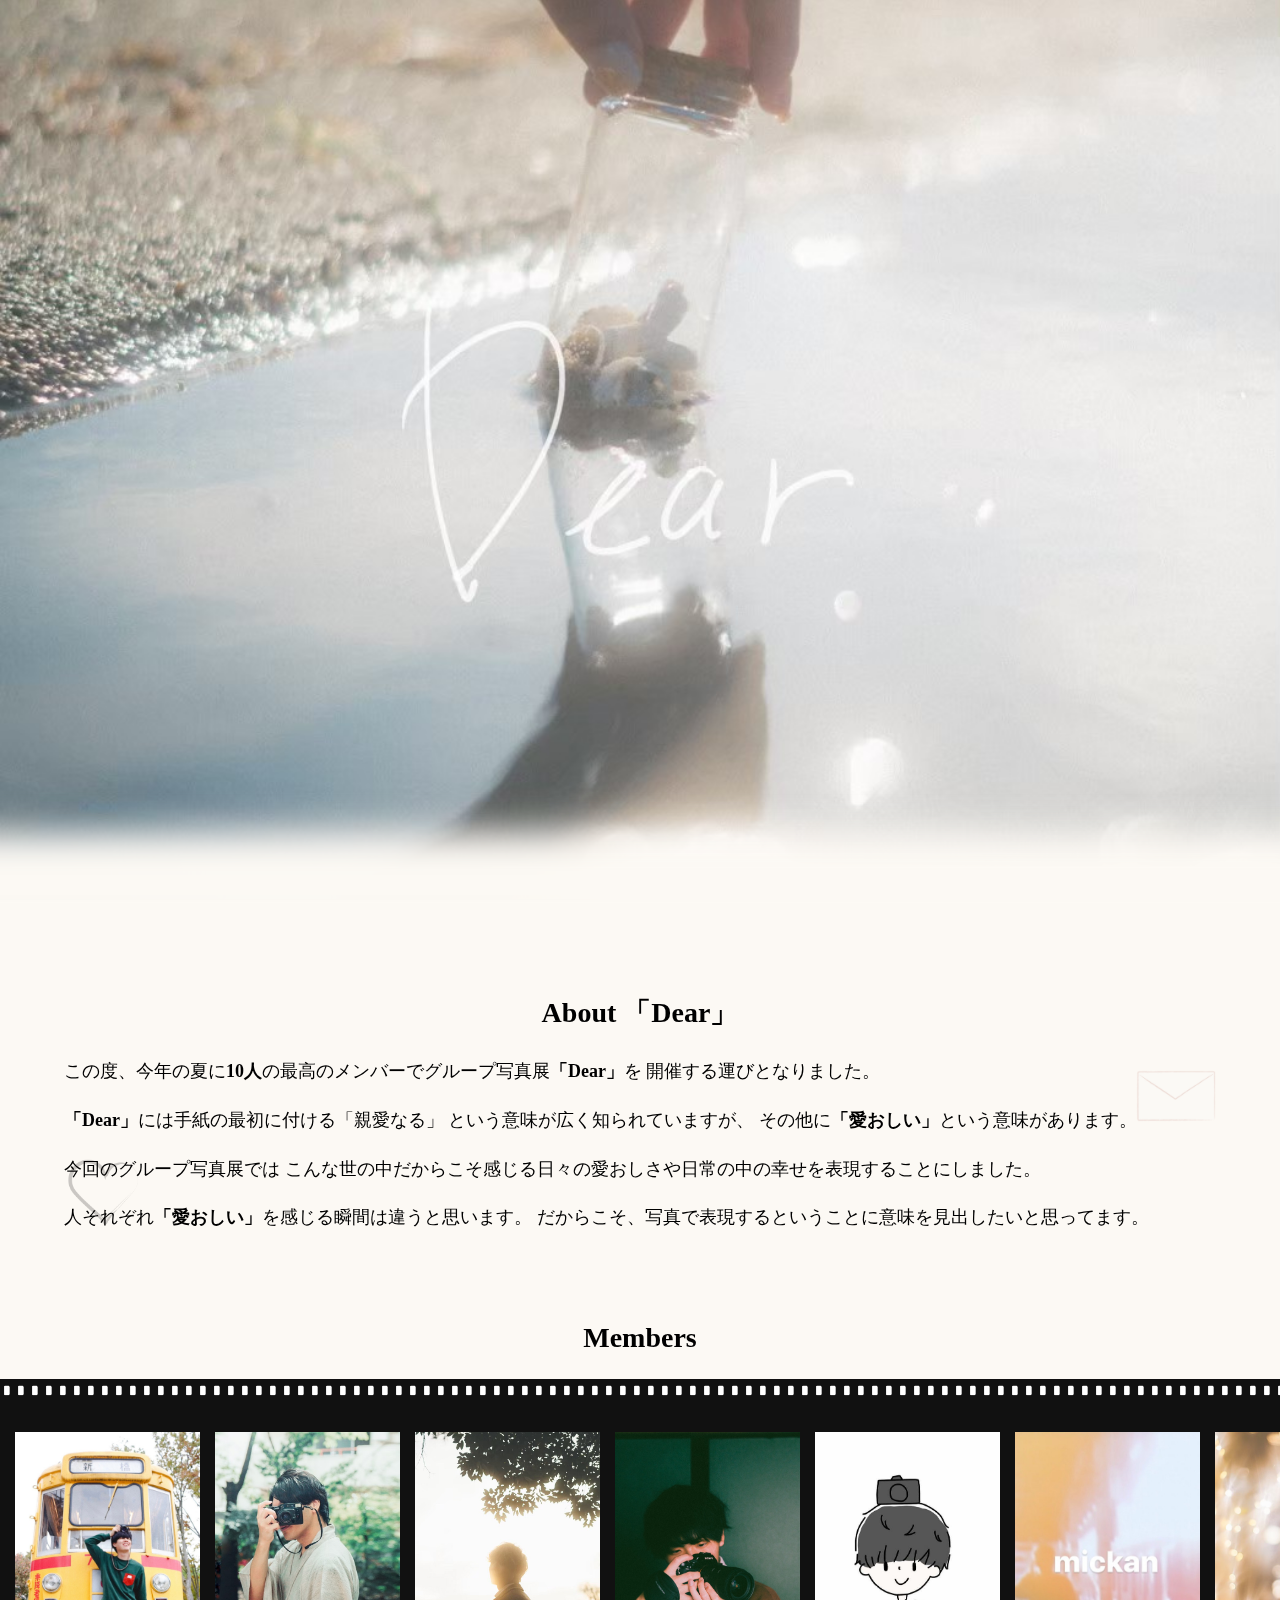
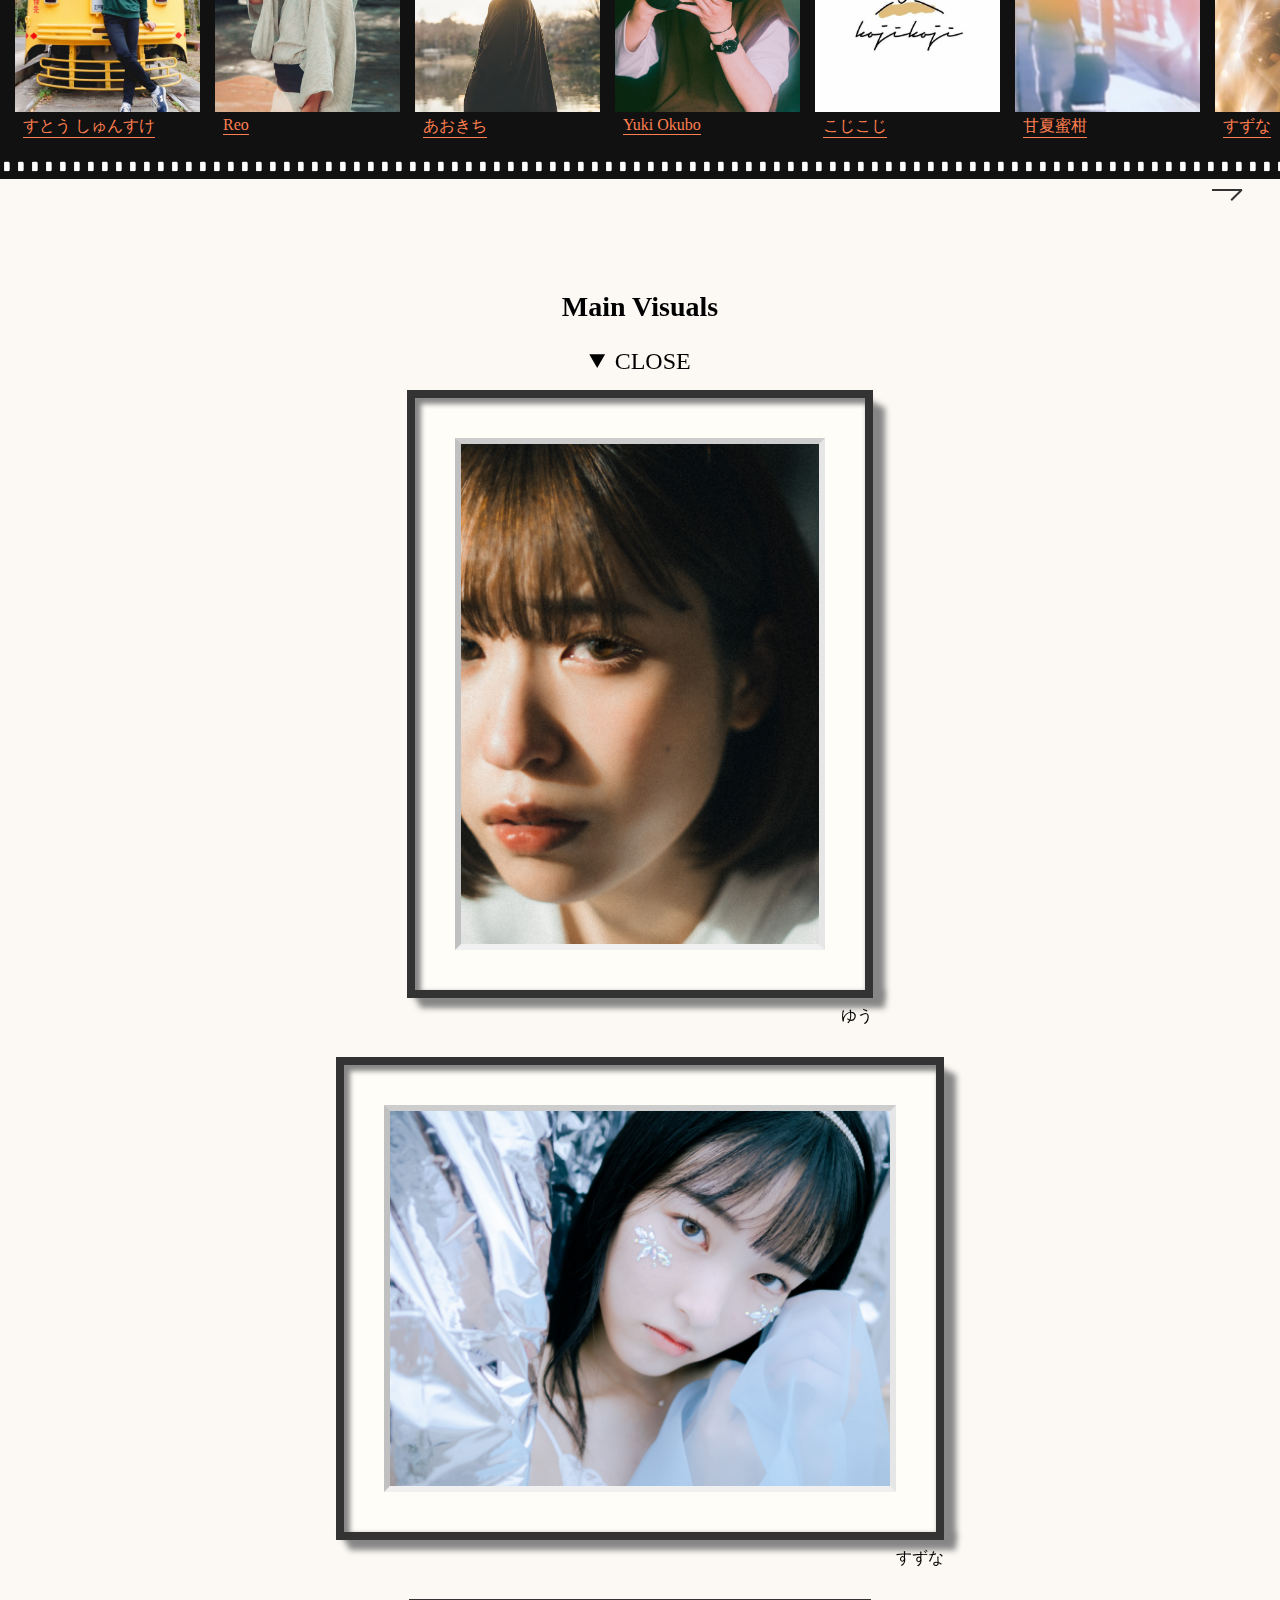
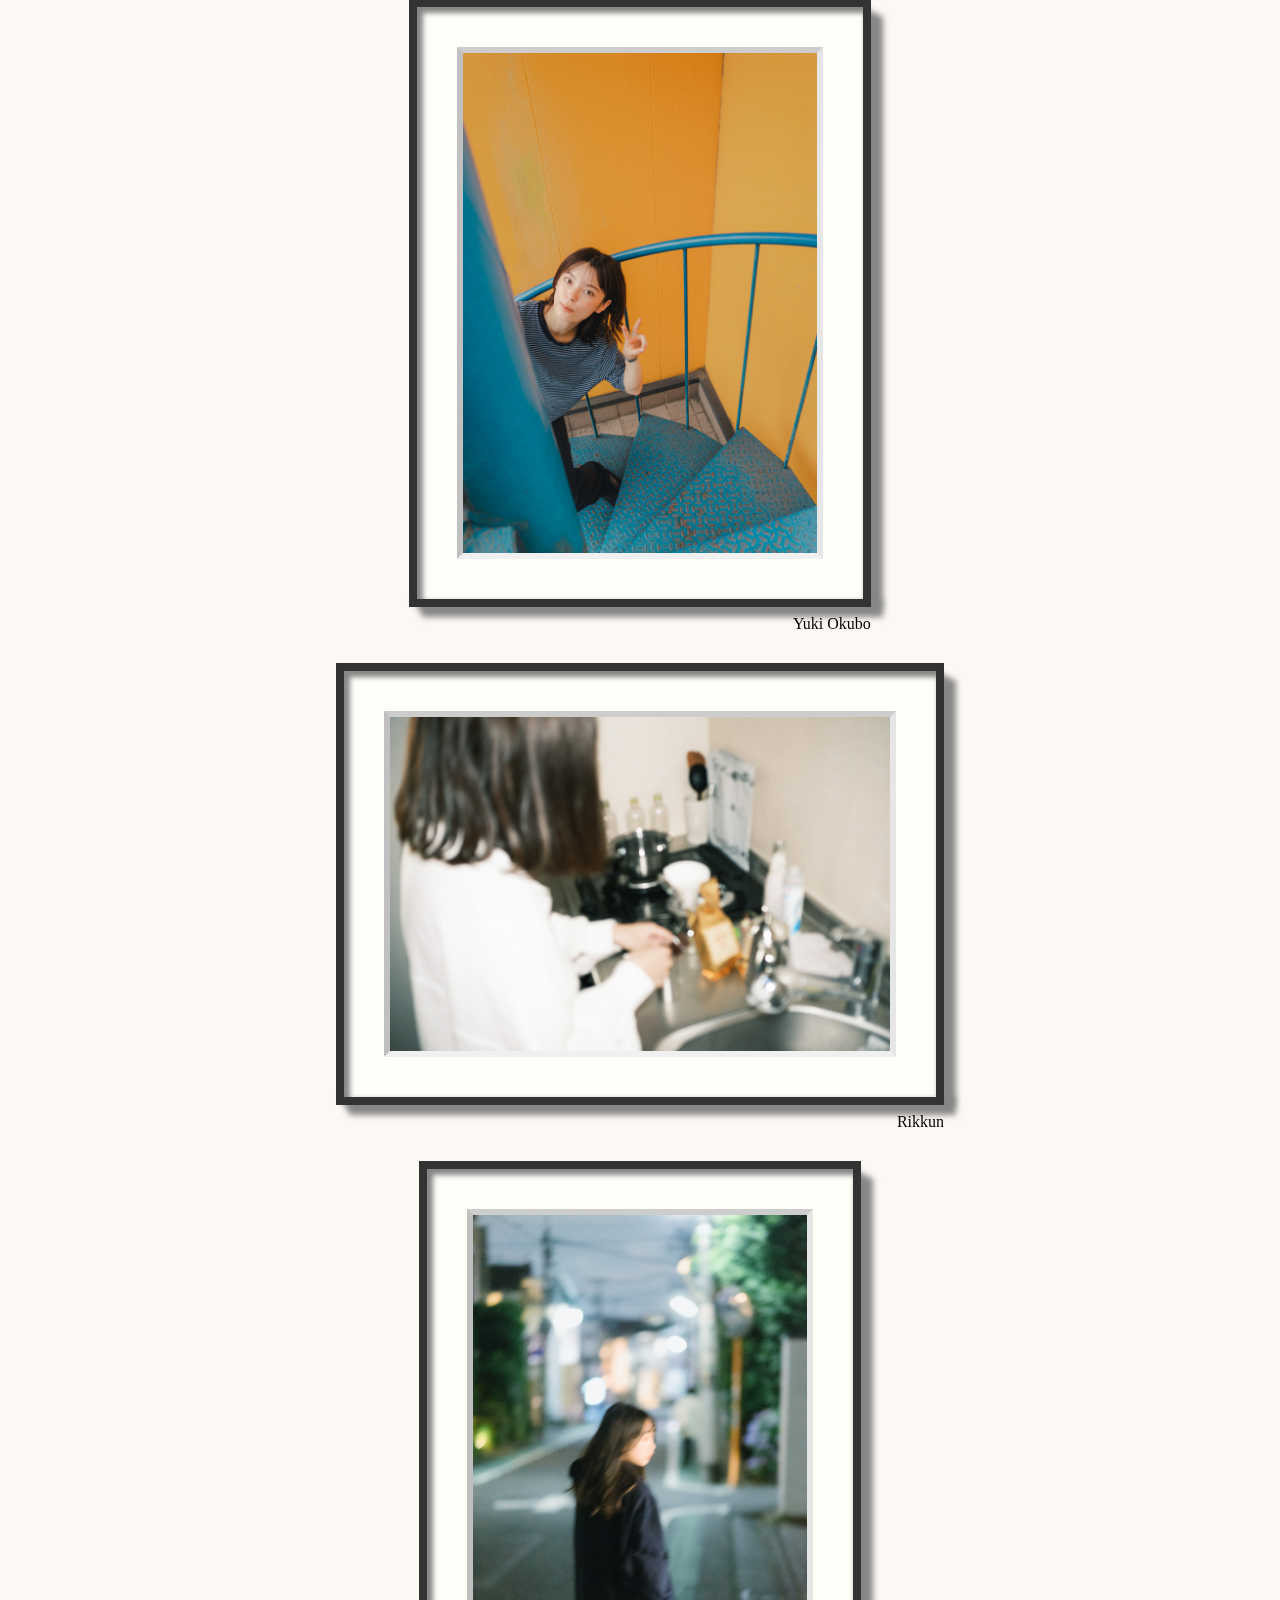
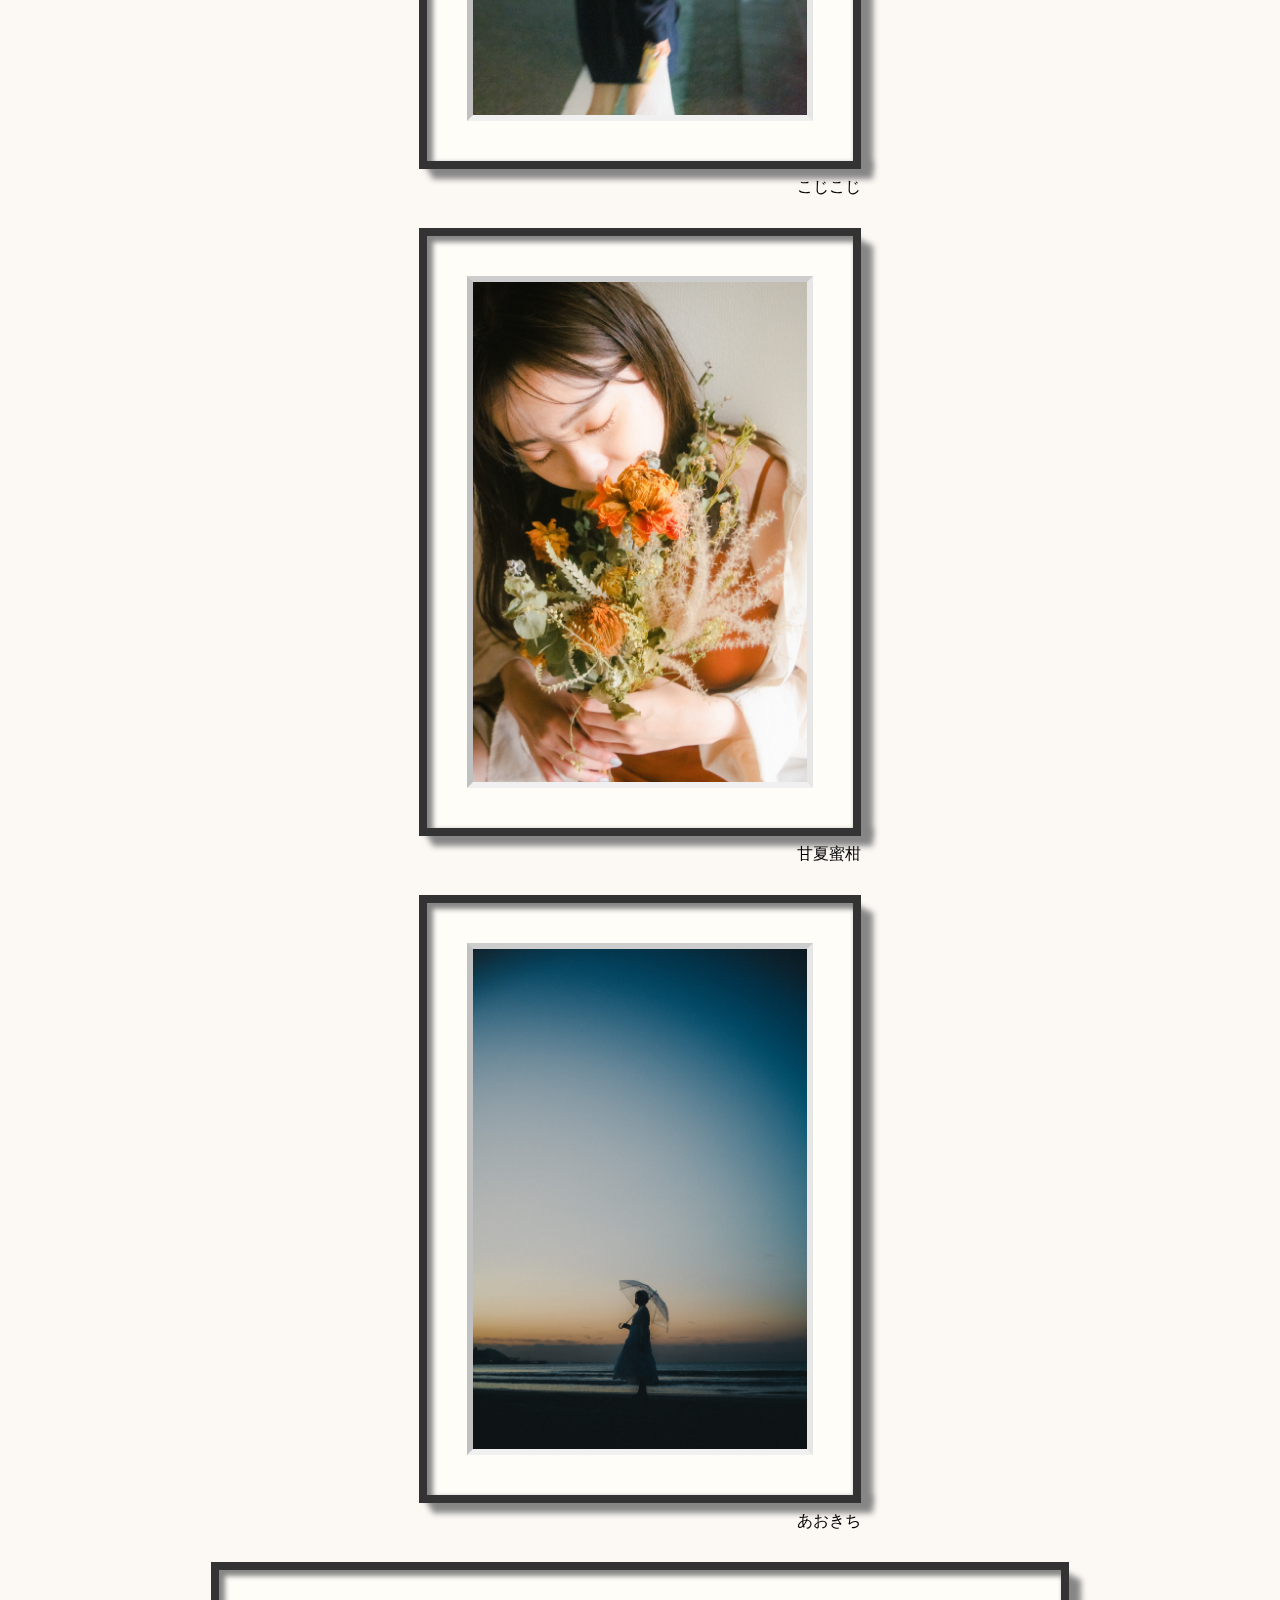
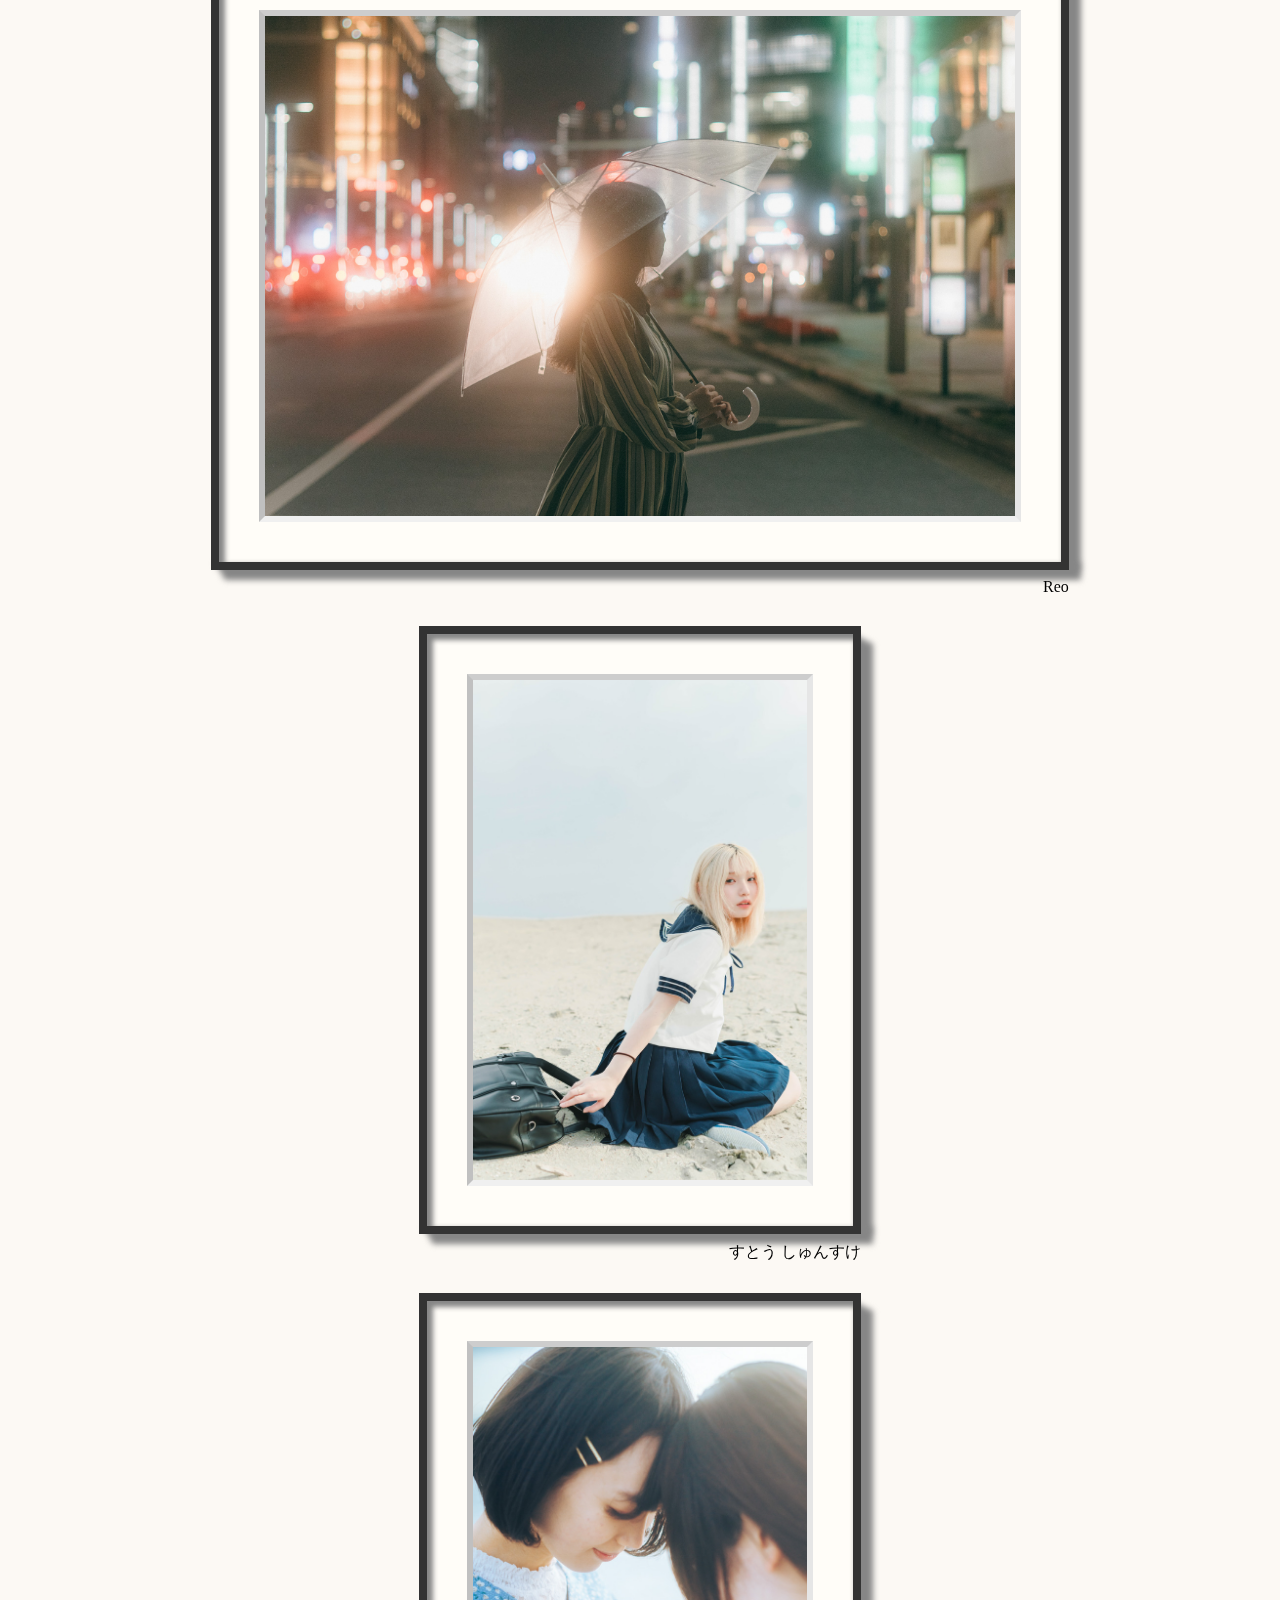
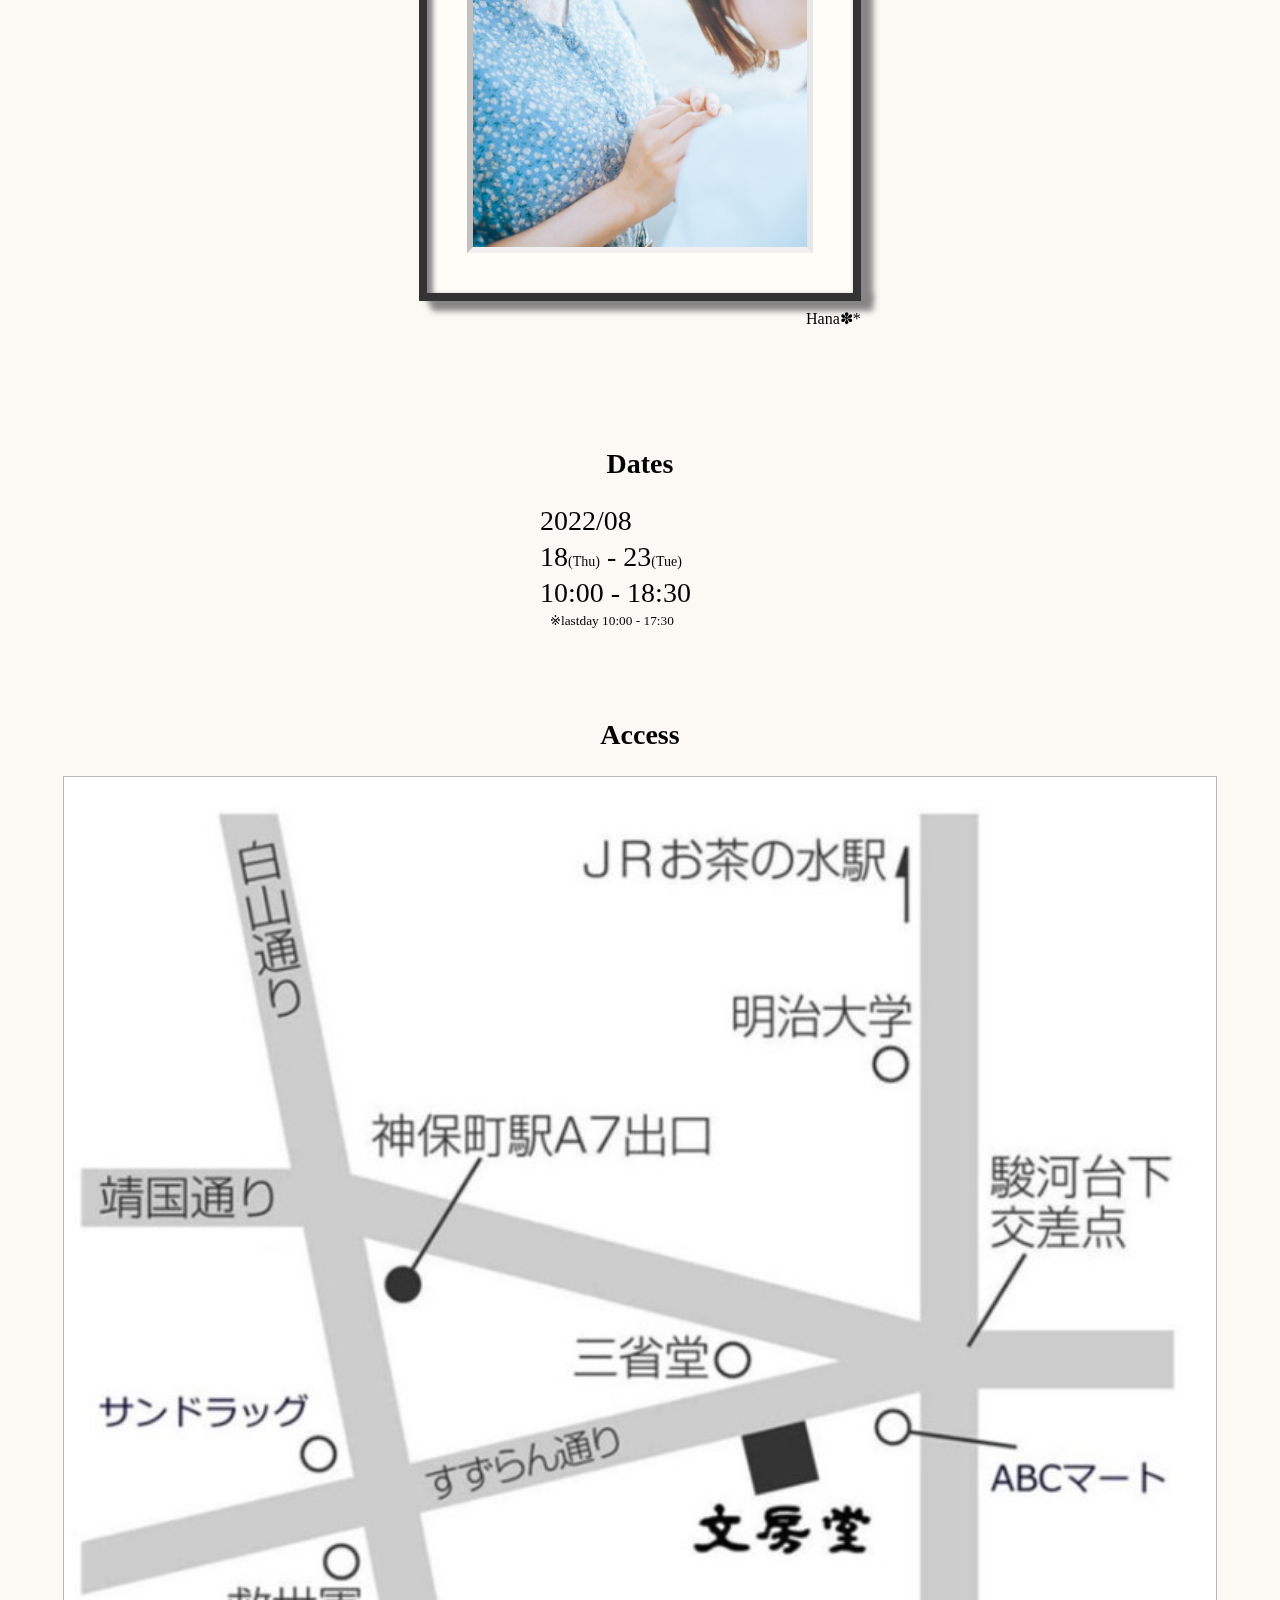
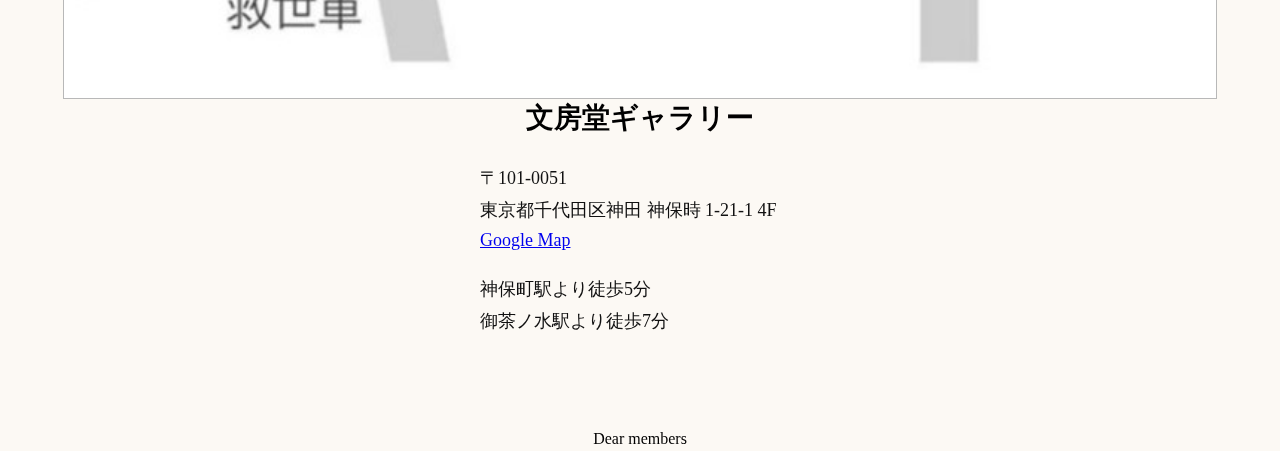
<file: index.html>
<!DOCTYPE html>
<html lang="js">
  <head prefix="og: http://ogp.me/ns#">
    <meta charset="UTF-8" />
    <meta http-equiv="X-UA-Compatible" content="IE=edge" />
    <meta name="viewport" content="width=device-width, initial-scale=1.0" />
    <meta
      property="og:url"
      content="https://dear-photo-exhibition.netlify.app"
    />
    <meta property="og:title" content="Dear グループ写真展" />
    <meta
      property="og:description"
      content="今年の夏に10人の最高のメンバーでグループ写真展「Dear」を開催いたします。"
    />
    <meta
      property="og:image"
      content="https://dear-photo-exhibition.netlify.app/images/main_visual.jpg"
    />
    <title>Dear グループ写真展</title>
    <link rel="stylesheet" href="style.css" />
  </head>
  <body>
    <main>
      <section class="top">
        <img
          class="main-visual"
          src="./images/main_visual.jpg"
          alt="Dearメインビジュアル"
        />
        <h1>Dear</h1>
      </section>

      <section class="about">
        <h2>About 「Dear」</h2>
        <p class="about-sentence">
          この度、今年の夏に<b>10人</b>の最高のメンバーでグループ写真展<b>「Dear」</b>を
          開催する運びとなりました。
        </p>
        <p class="about-sentence">
          <b>「Dear」</b>には手紙の最初に付ける「親愛なる」
          という意味が広く知られていますが、
          その他に<b>「愛おしい」</b>という意味があります。
        </p>

        <p class="about-sentence">
          今回のグループ写真展では
          こんな世の中だからこそ感じる日々の愛おしさや日常の中の幸せを表現することにしました。
        </p>
        <p class="about-sentence">
          人それぞれ<b>「愛おしい」</b>を感じる瞬間は違うと思います。
          だからこそ、写真で表現するということに意味を見出したいと思ってます。
        </p>
      </section>

      <section class="members">
        <h2>Members</h2>
        <div class="film-wrap" id="film">
          <div class="film">
            <div class="photo">
              <a href="./members/suto.html">
                <img src="./images/member_icons/suto.jpg" alt="" />
                <p>すとう しゅんすけ</p>
              </a>
            </div>
            <div class="photo">
              <a href="./members/reo.html">
                <img src="./images/member_icons/reo.jpg" alt="" />
                <p>Reo</p>
              </a>
            </div>
            <div class="photo">
              <a href="./members/aokichi.html">
                <img src="./images/member_icons/aokichi.jpg" alt="" />
                <p>あおきち</p>
              </a>
            </div>
            <div class="photo">
              <a href="./members/yugra.html">
                <img src="./images/member_icons/yugra.jpg" alt="" />
                <p>Yuki Okubo</p>
              </a>
            </div>
            <div class="photo">
              <a href="./members/kojikoji.html">
                <img src="./images/member_icons/koji.jpg" alt="" />
                <p>こじこじ</p>
              </a>
            </div>
            <div class="photo">
              <a href="./members/mickan.html">
                <img src="./images/member_icons/mickan.jpg" alt="" />
                <p>甘夏蜜柑</p>
              </a>
            </div>
            <div class="photo">
              <a href="./members/suzuna.html">
                <img src="./images/member_icons/suzuna.jpg" alt="" />
                <p>すずな</p>
              </a>
            </div>
            <div class="photo">
              <a href="./members/yu.html">
                <img src="./images/member_icons/yu.jpg" alt="" />
                <p>ゆう</p>
              </a>
            </div>
            <div class="photo">
              <a href="./members/rikkun.html">
                <img src="./images/member_icons/rikuto.jpg" alt="" />
                <p class="name-board">Rikkun</p>
              </a>
            </div>
            <div class="photo">
              <a href="./members/hana.html">
                <img src="./images/member_icons/hana.jpg" alt="" />
                <p>Hana✽*</p>
              </a>
            </div>
          </div>
        </div>
        <div class="arrow-wrap">
          <span class="arrow left-arrow" id="left-arrow"></span>
          <span class="arrow right-arrow" id="right-arrow"></span>
        </div>
      </section>

      <section class="main-visuals" id="mainVisuals">
        <h2>Main Visuals</h2>
        <details open>
          <summary></summary>
          <div class="details-contents" id="mainVisualsWrap"></div>
        </details>
      </section>

      <section class="dates">
        <h2>Dates</h2>
        <p>2022/08</p>
        <p>18<span>(Thu)</span> - 23<span>(Tue)</span></p>
        <p>10:00 - 18:30</p>
        <small>※lastday 10:00 - 17:30</small>
      </section>

      <section class="access">
        <h2>Access</h2>
        <img class="map" src="./images/map.jpg" alt="" />
        <h2>文房堂ギャラリー</h2>
        <p>〒101-0051</p>
        <p>東京都千代田区神田 神保時 1-21-1 4F</p>
        <a
          href="https://goo.gl/maps/QJaPdSU6xFYSKf8Y8"
          target="_blank"
          rel="noopener noreferrer"
          >Google Map</a
        >
        <br />
        <p>神保町駅より徒歩5分</p>
        <p>御茶ノ水駅より徒歩7分</p>
      </section>
    </main>
    <footer>Dear members</footer>
  </body>
  <script src="./index.js"></script>
</html>
</file>
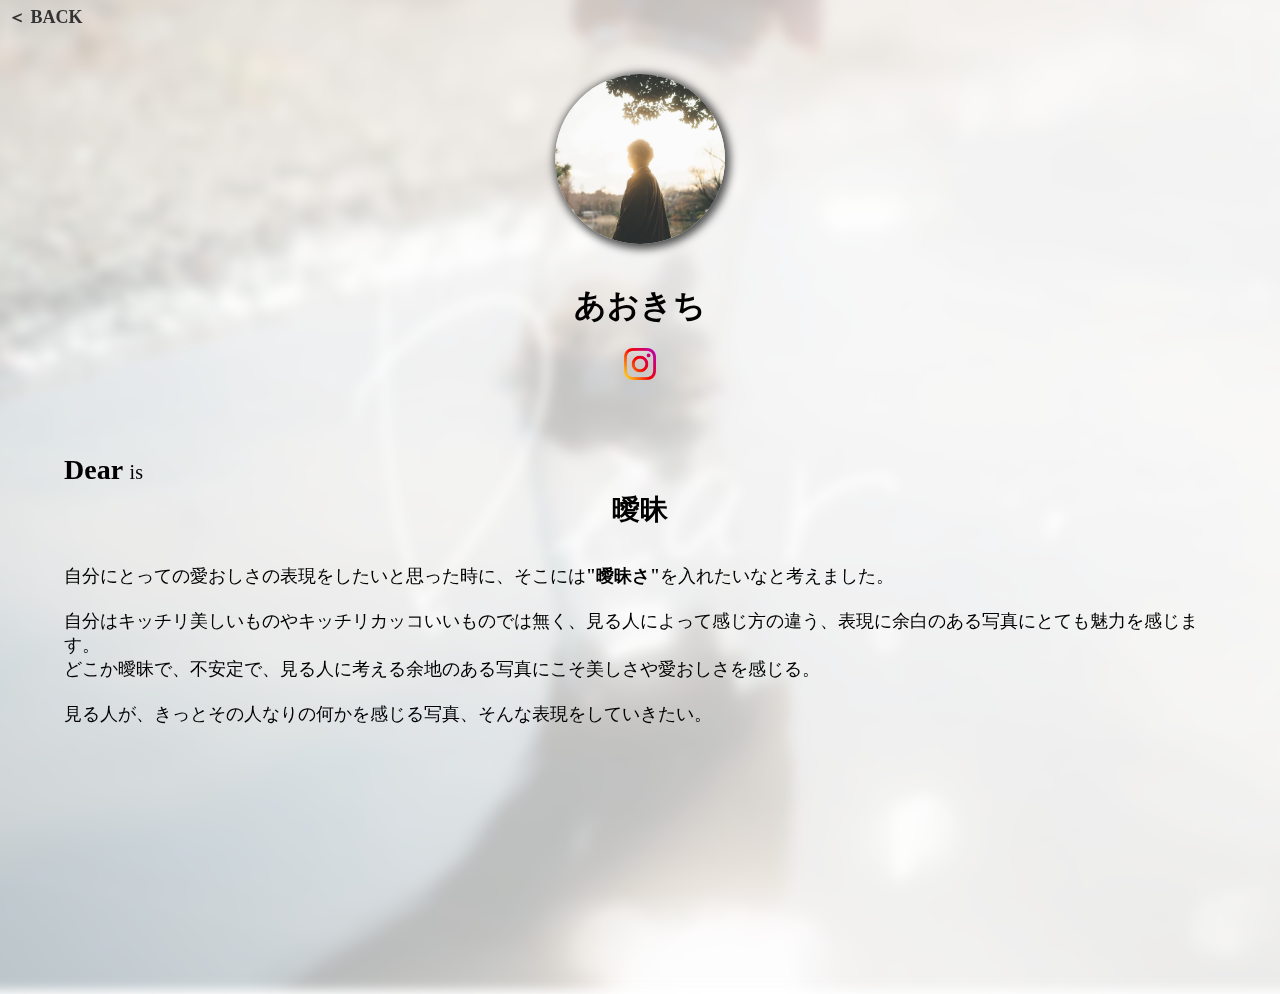
<file: members/aokichi.html>
<!DOCTYPE html>
<html lang="ja">
  <head>
    <meta charset="UTF-8" />
    <meta http-equiv="X-UA-Compatible" content="IE=edge" />
    <meta name="viewport" content="width=device-width, initial-scale=1.0" />
    <meta
      property="og:url"
      content="https://dear-photo-exhibition.netlify.app"
    />
    <meta property="og:title" content="Dear | あおきち" />
    <meta
      property="og:description"
      content="今年の夏に10人の最高のメンバーでグループ写真展「Dear」を開催いたします。"
    />
    <meta
      property="og:image"
      content="https://dear-photo-exhibition.netlify.app/images/member_icons/aokichi.jpg"
    />
    <title>Dear | あおきち</title>
    <link rel="stylesheet" href="./style.css" />
  </head>
  <body>
    <header>
      <a class="prev" href="#" onclick="history.back(-1);return false;"
        >＜ BACK</a
      >
    </header>
    <main>
      <img class="bg-image" src="/images/main_visual.jpg" alt="" />
      <section class="personal-data">
        <img
          class="member-logo"
          src="/images/member_icons/aokichi.jpg"
          alt=""
        />
        <h1 class="name">あおきち</h1>
        <div class="social-media">
          <a
            href="https://www.instagram.com/aokichi_photo/"
            target="_blank"
            rel="noopener noreferrer"
          >
            <img
              class="sns-logo"
              src="/images/Instagram_Glyph_Gradient_RGB.png"
              alt=""
            />
          </a>
        </div>
      </section>
      <section class="detail">
        <h2>
          Dear
          <span class="size-small">is</span><br />
          <span class="center">曖昧</span>
        </h2>
        <p>
          自分にとっての愛おしさの表現をしたいと思った時に、そこには<b>"曖昧さ"</b>を入れたいなと考えました。<br />
          <br />
          自分はキッチリ美しいものやキッチリカッコいいものでは無く、見る人によって感じ方の違う、表現に余白のある写真にとても魅力を感じます。<br />
          どこか曖昧で、不安定で、見る人に考える余地のある写真にこそ美しさや愛おしさを感じる。<br />
          <br />
          見る人が、きっとその人なりの何かを感じる写真、そんな表現をしていきたい。<br />
        </p>
      </section>
    </main>
  </body>
</html>
</file>
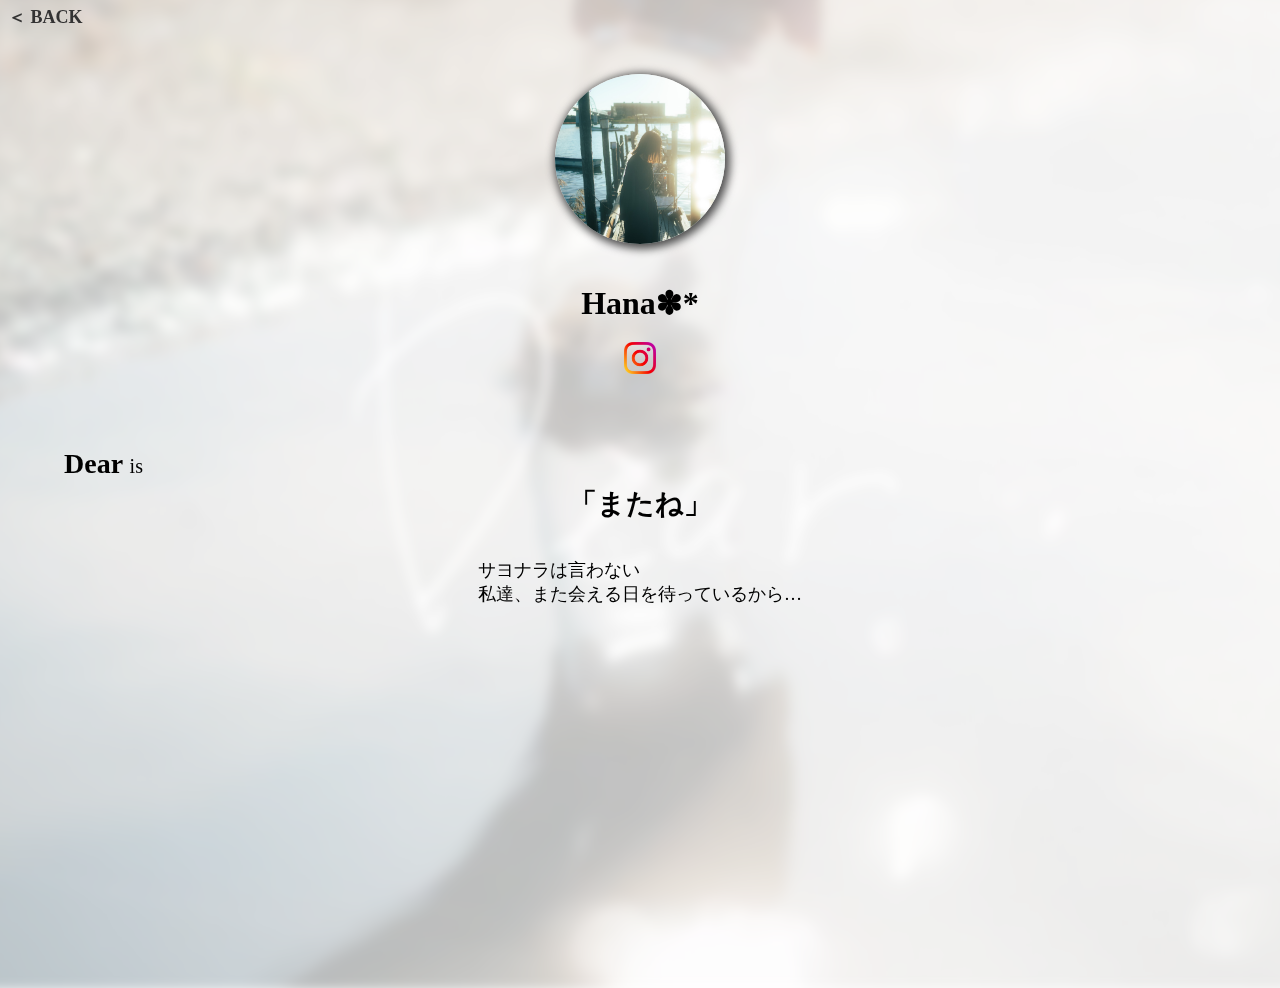
<file: members/hana.html>
<!DOCTYPE html>
<html lang="ja">
  <head>
    <meta charset="UTF-8" />
    <meta http-equiv="X-UA-Compatible" content="IE=edge" />
    <meta name="viewport" content="width=device-width, initial-scale=1.0" />
    <meta
      property="og:url"
      content="https://dear-photo-exhibition.netlify.app"
    />
    <meta property="og:title" content="Dear | Hana＊*" />
    <meta
      property="og:description"
      content="今年の夏に10人の最高のメンバーでグループ写真展「Dear」を開催いたします。"
    />
    <meta
      property="og:image"
      content="https://dear-photo-exhibition.netlify.app/images/member_icons/hana.jpg"
    />
    <title>Dear | Hana＊*</title>
    <link rel="stylesheet" href="./style.css" />
  </head>
  <body>
    <header>
      <a class="prev" href="#" onclick="history.back(-1);return false;"
        >＜ BACK</a
      >
    </header>
    <main>
      <img class="bg-image" src="/images/main_visual.jpg" alt="" />
      <section class="personal-data">
        <img class="member-logo" src="/images/member_icons/hana.jpg" alt="" />
        <h1 class="name">Hana✽*</h1>
        <div class="social-media">
          <a
            href="https://www.instagram.com/flowerpark_photo/"
            target="_blank"
            rel="noopener noreferrer"
          >
            <img
              class="sns-logo"
              src="/images/Instagram_Glyph_Gradient_RGB.png"
              alt=""
            />
          </a>
        </div>
      </section>
      <section class="detail">
        <h2>
          Dear
          <span class="size-small">is</span><br />
          <span class="center">「またね」</span>
        </h2>
        <p>
          サヨナラは言わない<br />
          私達、また会える日を待っているから…
        </p>
      </section>
    </main>
  </body>
</html>
</file>
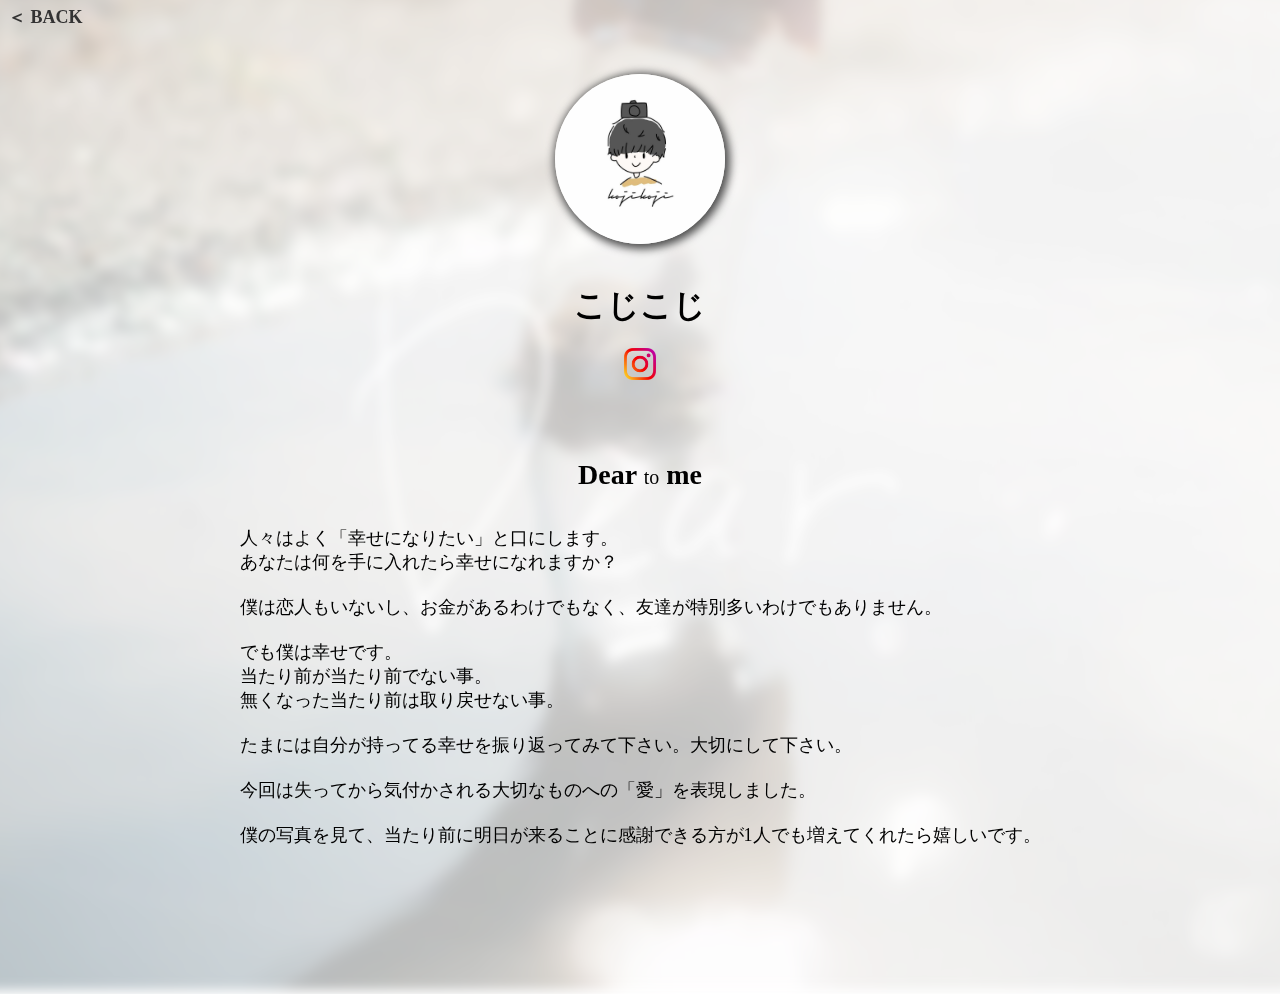
<file: members/kojikoji.html>
<!DOCTYPE html>
<html lang="ja">
  <head>
    <meta charset="UTF-8" />
    <meta http-equiv="X-UA-Compatible" content="IE=edge" />
    <meta name="viewport" content="width=device-width, initial-scale=1.0" />
    <meta
      property="og:url"
      content="https://dear-photo-exhibition.netlify.app"
    />
    <meta property="og:title" content="Dear | こじこじ" />
    <meta
      property="og:description"
      content="今年の夏に10人の最高のメンバーでグループ写真展「Dear」を開催いたします。"
    />
    <meta
      property="og:image"
      content="https://dear-photo-exhibition.netlify.app/images/member_icons/koji.jpg"
    />
    <title>Dear | こじこじ</title>
    <link rel="stylesheet" href="./style.css" />
  </head>
  <body>
    <header>
      <a class="prev" href="#" onclick="history.back(-1);return false;"
        >＜ BACK</a
      >
    </header>
    <main>
      <img class="bg-image" src="/images/main_visual.jpg" alt="" />
      <section class="personal-data">
        <img class="member-logo" src="/images/member_icons/koji.jpg" alt="" />
        <h1 class="name">こじこじ</h1>
        <div class="social-media">
          <a
            href="https://www.instagram.com/koji_koji_gram__/"
            target="_blank"
            rel="noopener noreferrer"
          >
            <img
              class="sns-logo"
              src="/images/Instagram_Glyph_Gradient_RGB.png"
              alt=""
            />
          </a>
        </div>
      </section>
      <section class="detail">
        <h2>
          <span class="center">
            Dear
            <span class="size-small">to</span>
            me
          </span>
        </h2>
        <p>
          人々はよく「幸せになりたい」と口にします。<br />
          あなたは何を手に入れたら幸せになれますか？<br />
          <br />
          僕は恋人もいないし、お金があるわけでもなく、友達が特別多いわけでもありません。<br />
          <br />
          でも僕は幸せです。<br />
          当たり前が当たり前でない事。<br />
          無くなった当たり前は取り戻せない事。<br />
          <br />
          たまには自分が持ってる幸せを振り返ってみて下さい。大切にして下さい。<br />
          <br />
          今回は失ってから気付かされる大切なものへの「愛」を表現しました。<br />
          <br />
          僕の写真を見て、当たり前に明日が来ることに感謝できる方が1人でも増えてくれたら嬉しいです。<br />
        </p>
      </section>
    </main>
  </body>
</html>
</file>
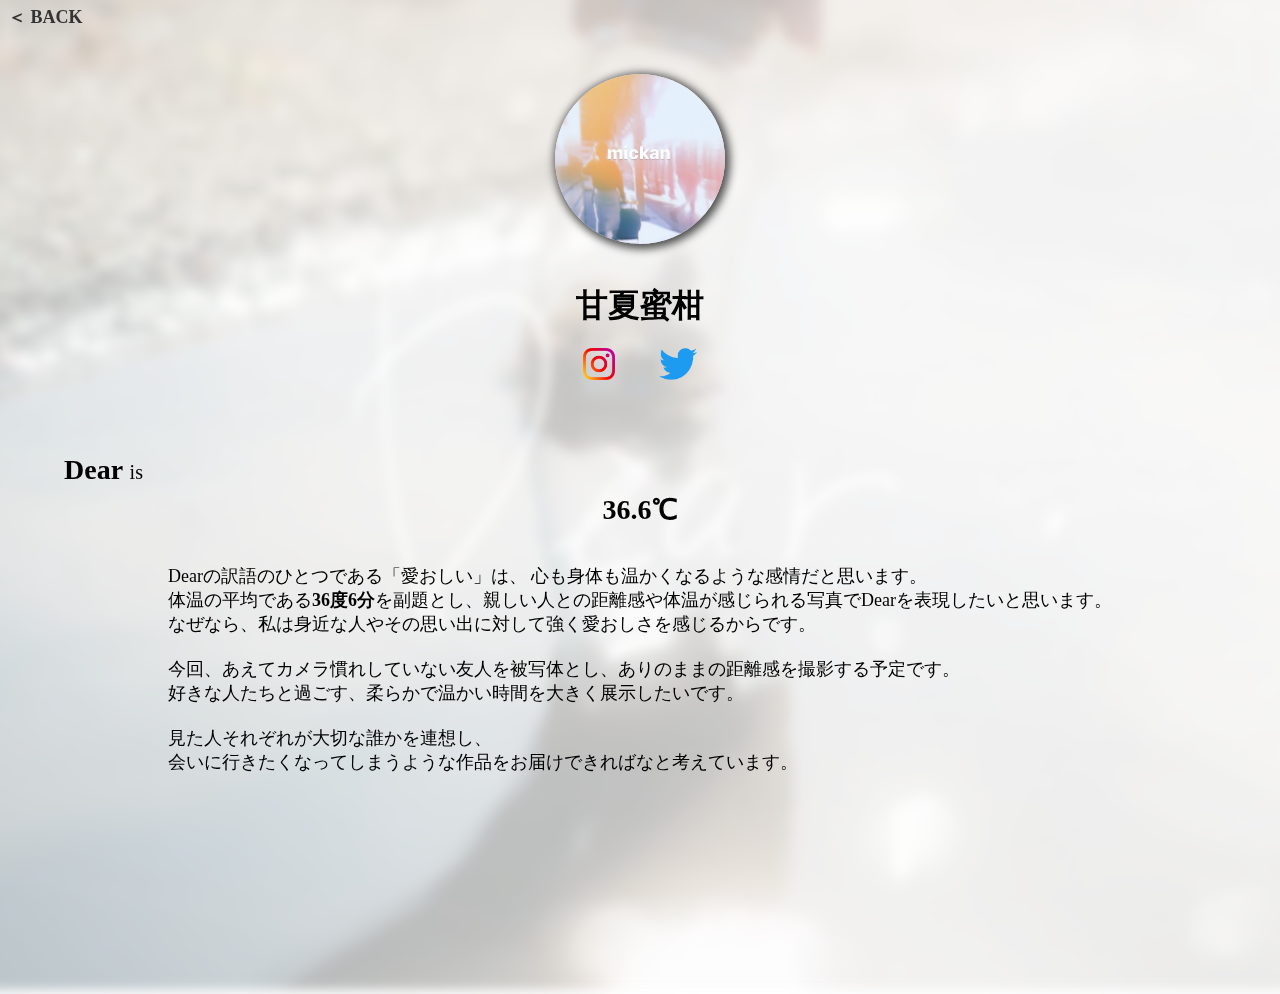
<file: members/mickan.html>
<!DOCTYPE html>
<html lang="ja">
  <head>
    <meta charset="UTF-8" />
    <meta http-equiv="X-UA-Compatible" content="IE=edge" />
    <meta name="viewport" content="width=device-width, initial-scale=1.0" />
    <meta
      property="og:url"
      content="https://dear-photo-exhibition.netlify.app"
    />
    <meta property="og:title" content="Dear | 甘夏蜜柑" />
    <meta
      property="og:description"
      content="今年の夏に10人の最高のメンバーでグループ写真展「Dear」を開催いたします。"
    />
    <meta
      property="og:image"
      content="https://dear-photo-exhibition.netlify.app/images/member_icons/mickan.jpg"
    />
    <title>Dear | 甘夏蜜柑</title>
    <link rel="stylesheet" href="./style.css" />
  </head>
  <body>
    <header>
      <a class="prev" href="#" onclick="history.back(-1);return false;"
        >＜ BACK</a
      >
    </header>
    <main>
      <img class="bg-image" src="/images/main_visual.jpg" alt="" />
      <section class="personal-data">
        <img class="member-logo" src="/images/member_icons/mickan.jpg" alt="" />
        <h1 class="name">甘夏蜜柑</h1>
        <div class="social-media">
          <a
            href="https://www.instagram.com/mickan_3/"
            target="_blank"
            rel="noopener noreferrer"
          >
            <img
              class="sns-logo"
              src="/images/Instagram_Glyph_Gradient_RGB.png"
              alt=""
            />
          </a>
          <a
            href="https://twitter.com/mickan_3/"
            target="_blank"
            rel="noopener noreferrer"
          >
            <img
              class="sns-logo"
              src="/images/2021 Twitter logo - blue.png"
              alt=""
            />
          </a>
        </div>
      </section>
      <section class="detail">
        <h2>
          Dear
          <span class="size-small">is</span><br />
          <span class="center">36.6℃</span>
        </h2>
        <p>
          Dearの訳語のひとつである「愛おしい」は、
          心も身体も温かくなるような感情だと思います。<br />
          体温の平均である<b>36度6分</b>を副題とし、親しい人との距離感や体温が感じられる写真でDearを表現したいと思います。<br />
          なぜなら、私は身近な人やその思い出に対して強く愛おしさを感じるからです。<br />
          <br />
          今回、あえてカメラ慣れしていない友人を被写体とし、ありのままの距離感を撮影する予定です。<br />
          好きな人たちと過ごす、柔らかで温かい時間を大きく展示したいです。<br />
          <br />
          見た人それぞれが大切な誰かを連想し、<br />
          会いに行きたくなってしまうような作品をお届けできればなと考えています。
        </p>
      </section>
    </main>
  </body>
</html>
</file>
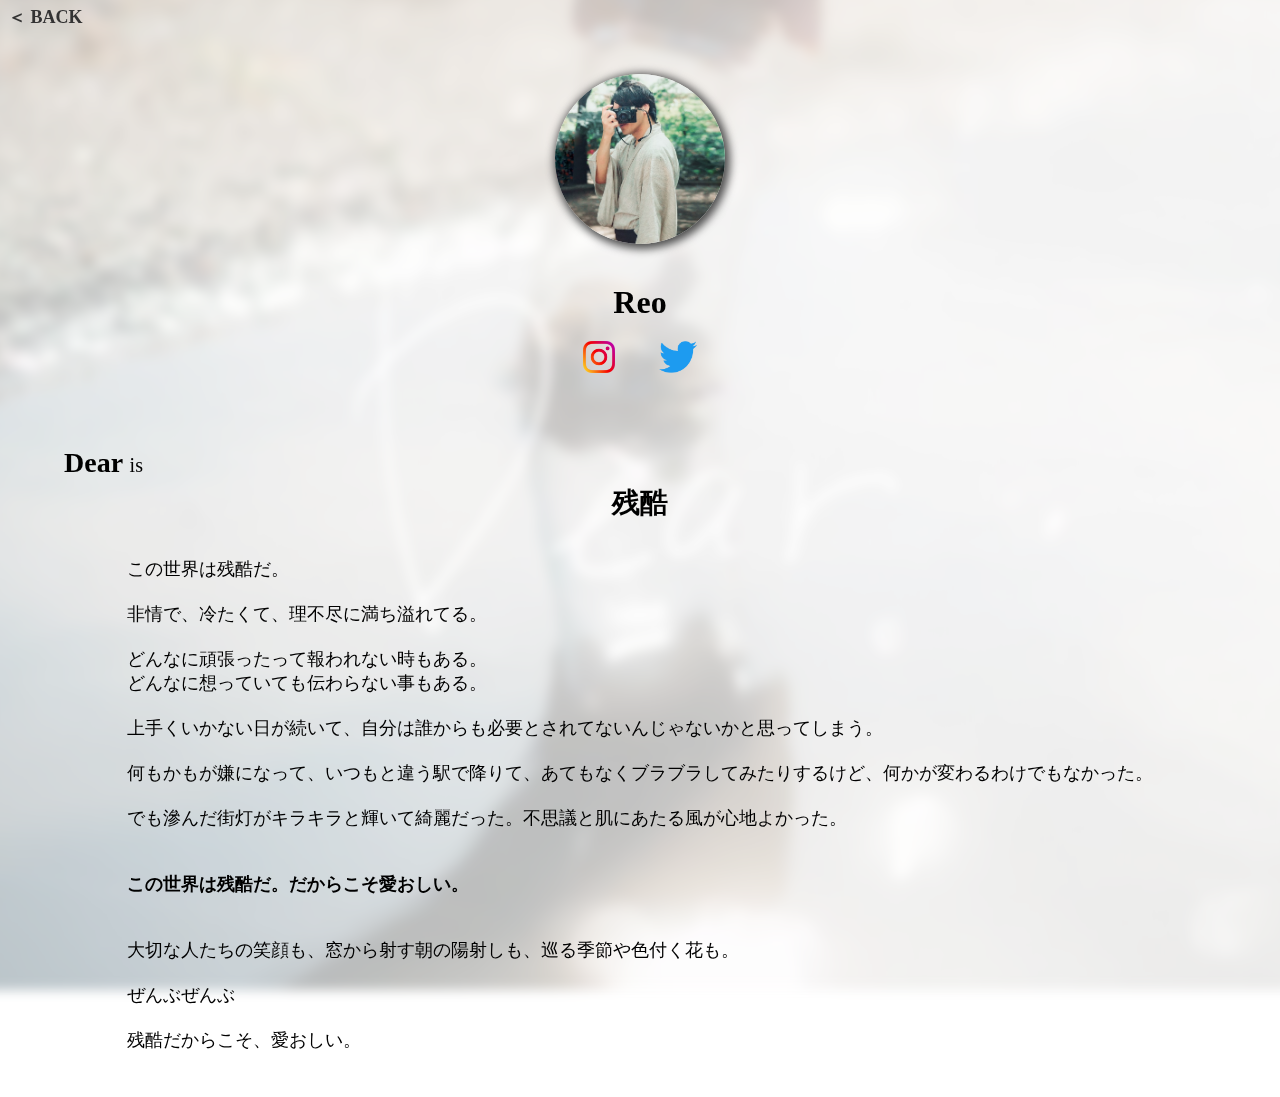
<file: members/reo.html>
<!DOCTYPE html>
<html lang="ja">
  <head>
    <meta charset="UTF-8" />
    <meta http-equiv="X-UA-Compatible" content="IE=edge" />
    <meta name="viewport" content="width=device-width, initial-scale=1.0" />
    <meta
      property="og:url"
      content="https://dear-photo-exhibition.netlify.app"
    />
    <meta property="og:title" content="Dear | Reo" />
    <meta
      property="og:description"
      content="今年の夏に10人の最高のメンバーでグループ写真展「Dear」を開催いたします。"
    />
    <meta
      property="og:image"
      content="https://dear-photo-exhibition.netlify.app/images/member_icons/reo.jpg"
    />
    <title>Dear | Reo</title>
    <link rel="stylesheet" href="./style.css" />
  </head>
  <body>
    <header>
      <a class="prev" href="#" onclick="history.back(-1);return false;"
        >＜ BACK</a
      >
    </header>
    <main>
      <img class="bg-image" src="/images/main_visual.jpg" alt="" />
      <section class="personal-data">
        <img class="member-logo" src="/images/member_icons/reo.jpg" alt="" />
        <h1 class="name">Reo</h1>
        <div class="social-media">
          <a
            href="https://www.instagram.com/reo__photo/"
            target="_blank"
            rel="noopener noreferrer"
          >
            <img
              class="sns-logo"
              src="/images/Instagram_Glyph_Gradient_RGB.png"
              alt=""
            />
          </a>
          <a
            href="https://twitter.com/photo_nil/"
            target="_blank"
            rel="noopener noreferrer"
          >
            <img
              class="sns-logo"
              src="/images/2021 Twitter logo - blue.png"
              alt=""
            />
          </a>
        </div>
      </section>
      <section class="detail">
        <h2>
          Dear
          <span class="size-small">is</span><br />
          <span class="center">残酷</span>
        </h2>
        <p>
          この世界は残酷だ。<br />
          <br />
          非情で、冷たくて、理不尽に満ち溢れてる。<br />
          <br />
          どんなに頑張ったって報われない時もある。<br />
          どんなに想っていても伝わらない事もある。<br />
          <br />
          上手くいかない日が続いて、自分は誰からも必要とされてないんじゃないかと思ってしまう。<br />
          <br />
          何もかもが嫌になって、いつもと違う駅で降りて、あてもなくブラブラしてみたりするけど、何かが変わるわけでもなかった。<br />
          <br />
          でも滲んだ街灯がキラキラと輝いて綺麗だった。不思議と肌にあたる風が心地よかった。<br />
          <br />
          <br />
          <b>この世界は残酷だ。だからこそ愛おしい。</b><br />
          <br />
          <br />
          大切な人たちの笑顔も、窓から射す朝の陽射しも、巡る季節や色付く花も。<br />
          <br />
          ぜんぶぜんぶ<br />
          <br />
          残酷だからこそ、愛おしい。
        </p>
      </section>
    </main>
  </body>
</html>
</file>
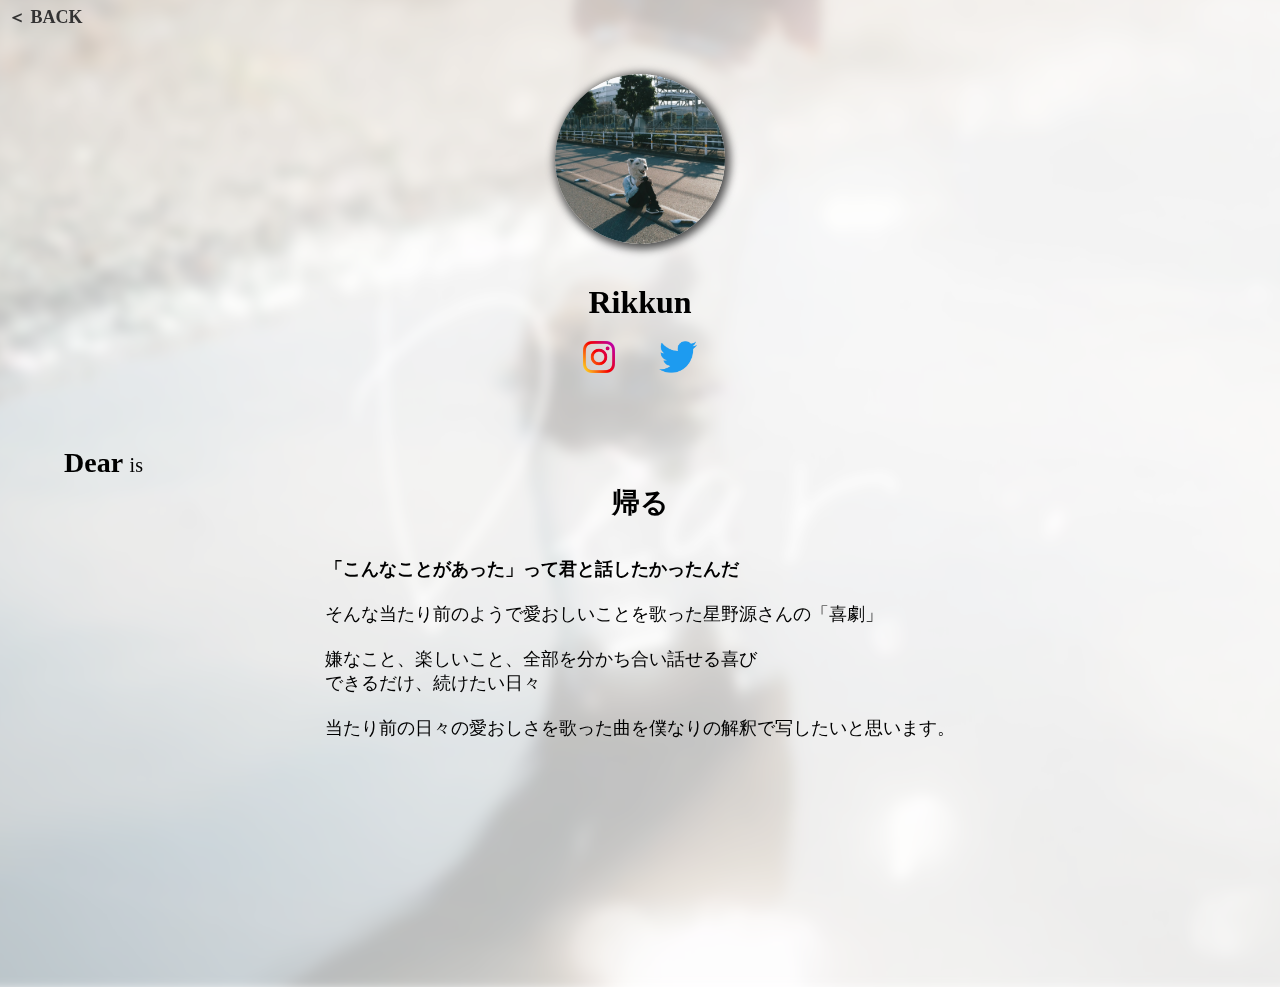
<file: members/rikkun.html>
<!DOCTYPE html>
<html lang="ja">
  <head>
    <meta charset="UTF-8" />
    <meta http-equiv="X-UA-Compatible" content="IE=edge" />
    <meta name="viewport" content="width=device-width, initial-scale=1.0" />
    <meta
      property="og:url"
      content="https://dear-photo-exhibition.netlify.app"
    />
    <meta property="og:title" content="Dear | Rikkun" />
    <meta
      property="og:description"
      content="今年の夏に10人の最高のメンバーでグループ写真展「Dear」を開催いたします。"
    />
    <meta
      property="og:image"
      content="https://dear-photo-exhibition.netlify.app/images/member_icons/rikuto.jpg"
    />
    <title>Dear | Rikkun</title>
    <link rel="stylesheet" href="./style.css" />
  </head>
  <body>
    <header>
      <a class="prev" href="#" onclick="history.back(-1);return false;"
        >＜ BACK</a
      >
    </header>
    <main>
      <img class="bg-image" src="/images/main_visual.jpg" alt="" />
      <section class="personal-data">
        <img class="member-logo" src="/images/member_icons/rikuto.jpg" alt="" />
        <h1 class="name">Rikkun</h1>
        <div class="social-media">
          <a
            href="https://www.instagram.com/rikton_0318/"
            target="_blank"
            rel="noopener noreferrer"
          >
            <img
              class="sns-logo"
              src="/images/Instagram_Glyph_Gradient_RGB.png"
              alt=""
            />
          </a>
          <a
            href="https://twitter.com/rikton_0318"
            target="_blank"
            rel="noopener noreferrer"
          >
            <img
              class="sns-logo"
              src="/images/2021 Twitter logo - blue.png"
              alt=""
            />
          </a>
        </div>
      </section>
      <section class="detail">
        <h2>
          Dear
          <span class="size-small">is</span><br />
          <span class="center">帰る</span>
        </h2>
        <p>
          <b>「こんなことがあった」って君と話したかったんだ</b><br />
          <br />
          そんな当たり前のようで愛おしいことを歌った星野源さんの「喜劇」<br />
          <br />
          嫌なこと、楽しいこと、全部を分かち合い話せる喜び<br />
          できるだけ、続けたい日々<br />
          <br />
          当たり前の日々の愛おしさを歌った曲を僕なりの解釈で写したいと思います。<br />
        </p>
      </section>
    </main>
  </body>
</html>
</file>
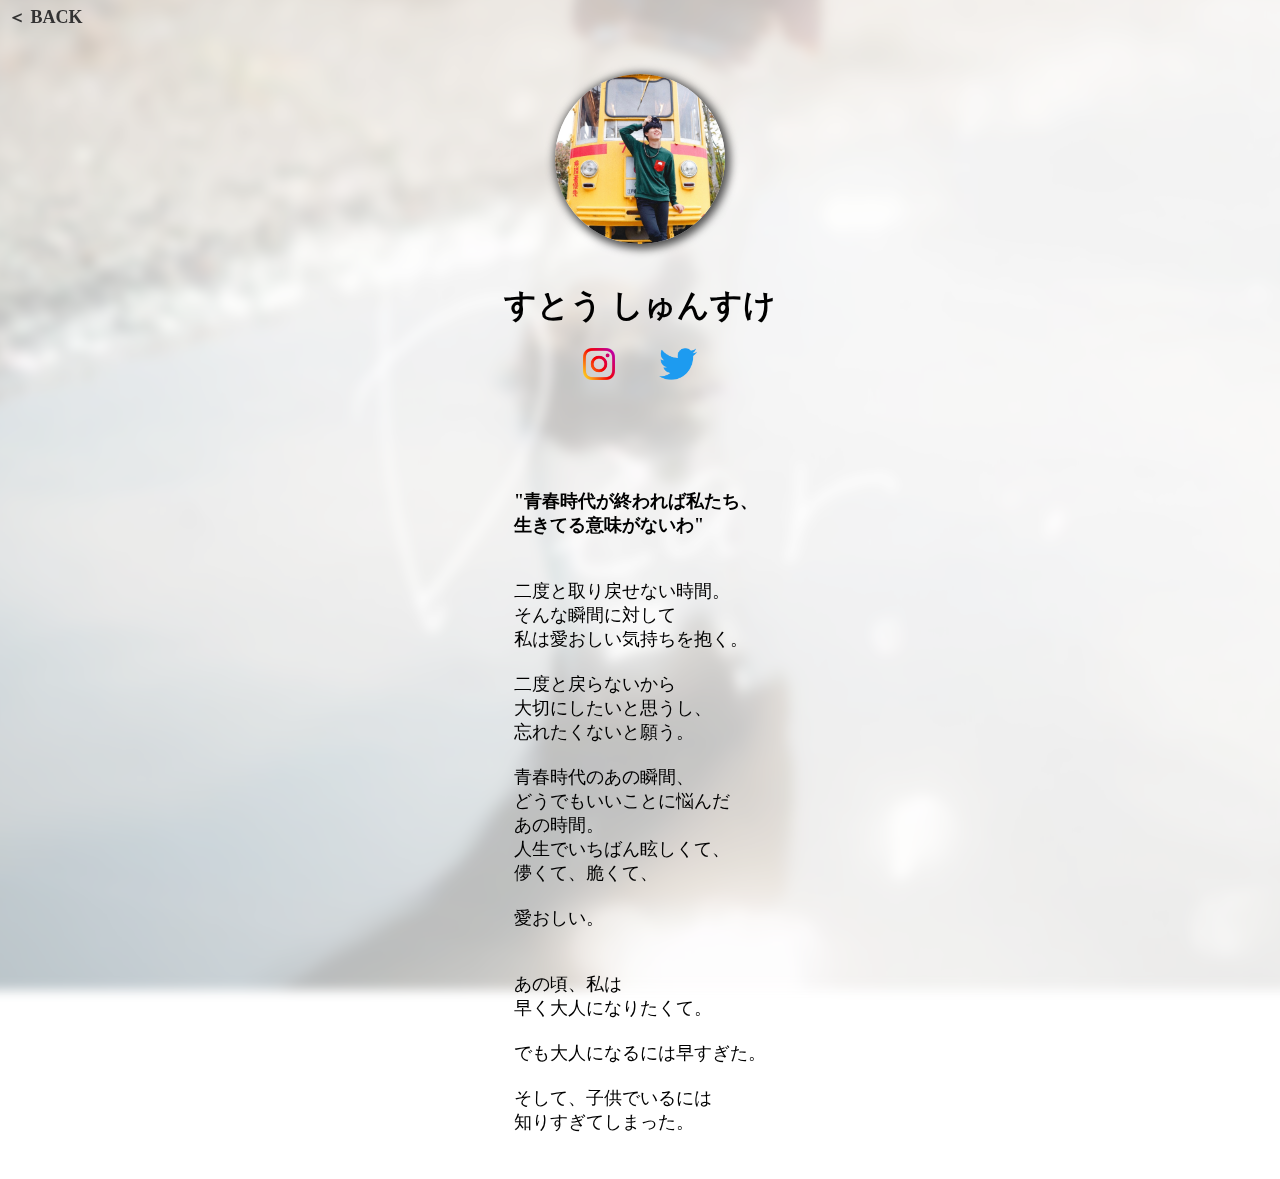
<file: members/suto.html>
<!DOCTYPE html>
<html lang="ja">
  <head>
    <meta charset="UTF-8" />
    <meta http-equiv="X-UA-Compatible" content="IE=edge" />
    <meta name="viewport" content="width=device-width, initial-scale=1.0" />
    <meta
      property="og:url"
      content="https://dear-photo-exhibition.netlify.app"
    />
    <meta property="og:title" content="Dear | すとう しゅんすけ" />
    <meta
      property="og:description"
      content="今年の夏に10人の最高のメンバーでグループ写真展「Dear」を開催いたします。"
    />
    <meta
      property="og:image"
      content="https://dear-photo-exhibition.netlify.app/images/member_icons/suto.jpg"
    />
    <title>Dear | すとう しゅんすけ</title>
    <link rel="stylesheet" href="./style.css" />
  </head>
  <body>
    <header>
      <a class="prev" href="#" onclick="history.back(-1);return false;"
        >＜ BACK</a
      >
    </header>
    <main>
      <img class="bg-image" src="/images/main_visual.jpg" alt="" />
      <section class="personal-data">
        <img class="member-logo" src="/images/member_icons/suto.jpg" alt="" />
        <h1 class="name">すとう しゅんすけ</h1>
        <div class="social-media">
          <a
            href="https://www.instagram.com/s_u_t_o_s_h_u_n_s_u_k_e_/"
            target="_blank"
            rel="noopener noreferrer"
          >
            <img
              class="sns-logo"
              src="/images/Instagram_Glyph_Gradient_RGB.png"
              alt=""
            />
          </a>
          <a
            href="https://twitter.com/suto_shunsuke_/"
            target="_blank"
            rel="noopener noreferrer"
          >
            <img
              class="sns-logo"
              src="/images/2021 Twitter logo - blue.png"
              alt=""
            />
          </a>
        </div>
      </section>
      <section class="detail">
        <h2></h2>
        <p>
          <b
            >"青春時代が終われば私たち、<br />
            生きてる意味がないわ"<br />
          </b>
          <br />
          <br />
          二度と取り戻せない時間。<br />
          そんな瞬間に対して<br />
          私は愛おしい気持ちを抱く。<br />
          <br />
          二度と戻らないから<br />
          大切にしたいと思うし、<br />
          忘れたくないと願う。<br />
          <br />
          青春時代のあの瞬間、<br />
          どうでもいいことに悩んだ<br />
          あの時間。<br />
          人生でいちばん眩しくて、<br />
          儚くて、脆くて、<br />
          <br />
          愛おしい。<br />
          <br />
          <br />
          あの頃、私は<br />
          早く大人になりたくて。<br />
          <br />
          でも大人になるには早すぎた。<br />
          <br />
          そして、子供でいるには<br />
          知りすぎてしまった。<br />
        </p>
      </section>
    </main>
  </body>
</html>
</file>
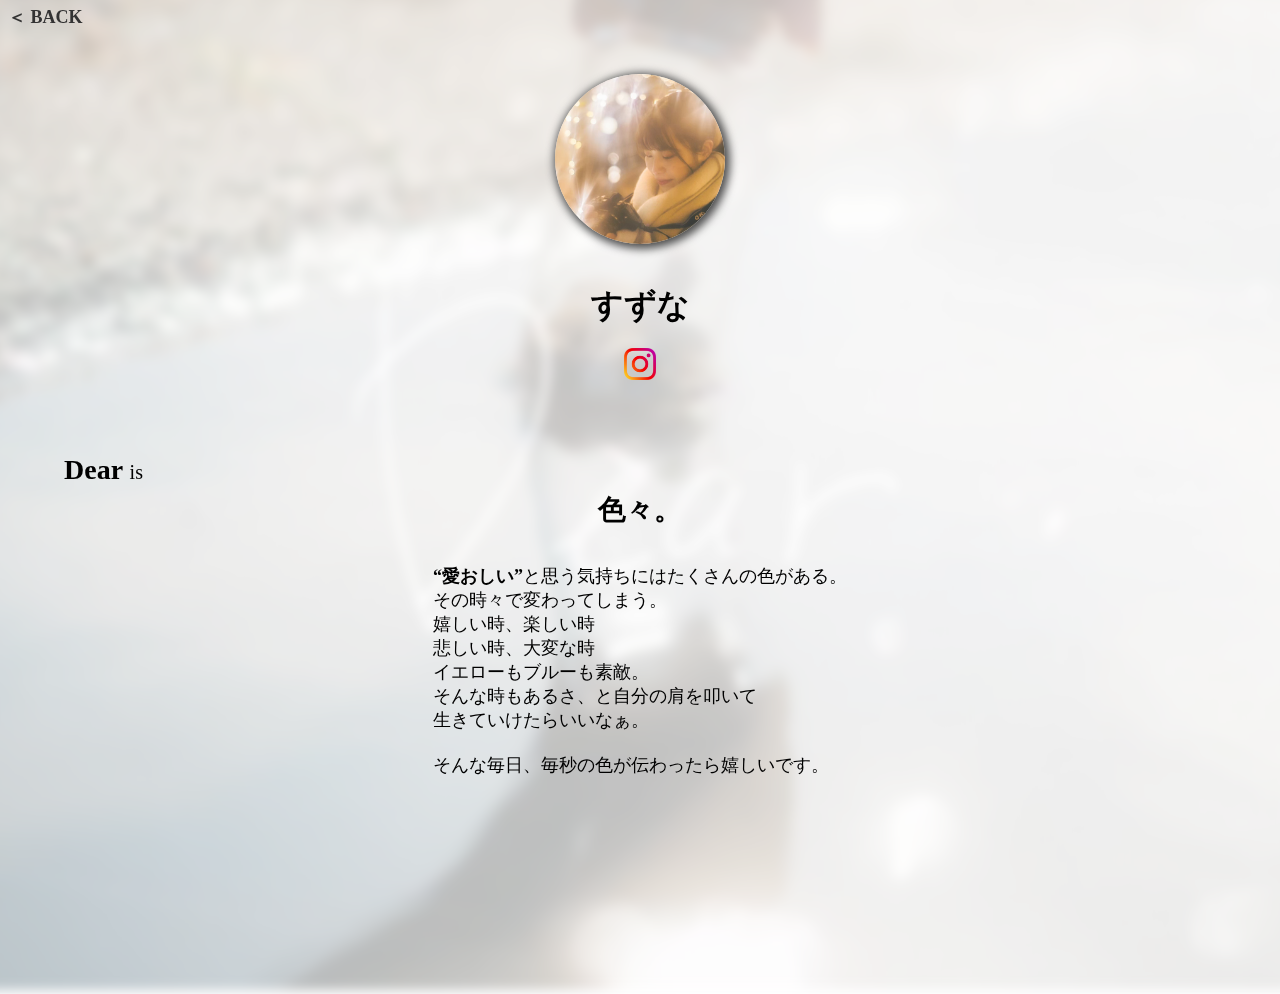
<file: members/suzuna.html>
<!DOCTYPE html>
<html lang="ja">
  <head>
    <meta charset="UTF-8" />
    <meta http-equiv="X-UA-Compatible" content="IE=edge" />
    <meta name="viewport" content="width=device-width, initial-scale=1.0" />
    <meta
      property="og:url"
      content="https://dear-photo-exhibition.netlify.app"
    />
    <meta property="og:title" content="Dear | すずな" />
    <meta
      property="og:description"
      content="今年の夏に10人の最高のメンバーでグループ写真展「Dear」を開催いたします。"
    />
    <meta
      property="og:image"
      content="https://dear-photo-exhibition.netlify.app/images/member_icons/suzuna.jpg"
    />
    <title>Dear | すずな</title>
    <link rel="stylesheet" href="./style.css" />
  </head>
  <body>
    <header>
      <a class="prev" href="#" onclick="history.back(-1);return false;"
        >＜ BACK</a
      >
    </header>
    <main>
      <img class="bg-image" src="/images/main_visual.jpg" alt="" />
      <section class="personal-data">
        <img class="member-logo" src="/images/member_icons/suzuna.jpg" alt="" />
        <h1 class="name">すずな</h1>
        <div class="social-media">
          <a
            href="https://www.instagram.com/suzuna_777/"
            target="_blank"
            rel="noopener noreferrer"
          >
            <img
              class="sns-logo"
              src="/images/Instagram_Glyph_Gradient_RGB.png"
              alt=""
            />
          </a>
        </div>
      </section>
      <section class="detail">
        <h2>
          Dear
          <span class="size-small">is</span><br />
          <span class="center">色々。</span>
        </h2>
        <p>
          <b>“愛おしい”</b>と思う気持ちにはたくさんの色がある。<br />
          その時々で変わってしまう。<br />
          嬉しい時、楽しい時<br />
          悲しい時、大変な時<br />
          イエローもブルーも素敵。<br />
          そんな時もあるさ、と自分の肩を叩いて<br />
          生きていけたらいいなぁ。<br />
          <br />
          そんな毎日、毎秒の色が伝わったら嬉しいです。
        </p>
      </section>
    </main>
  </body>
</html>
</file>
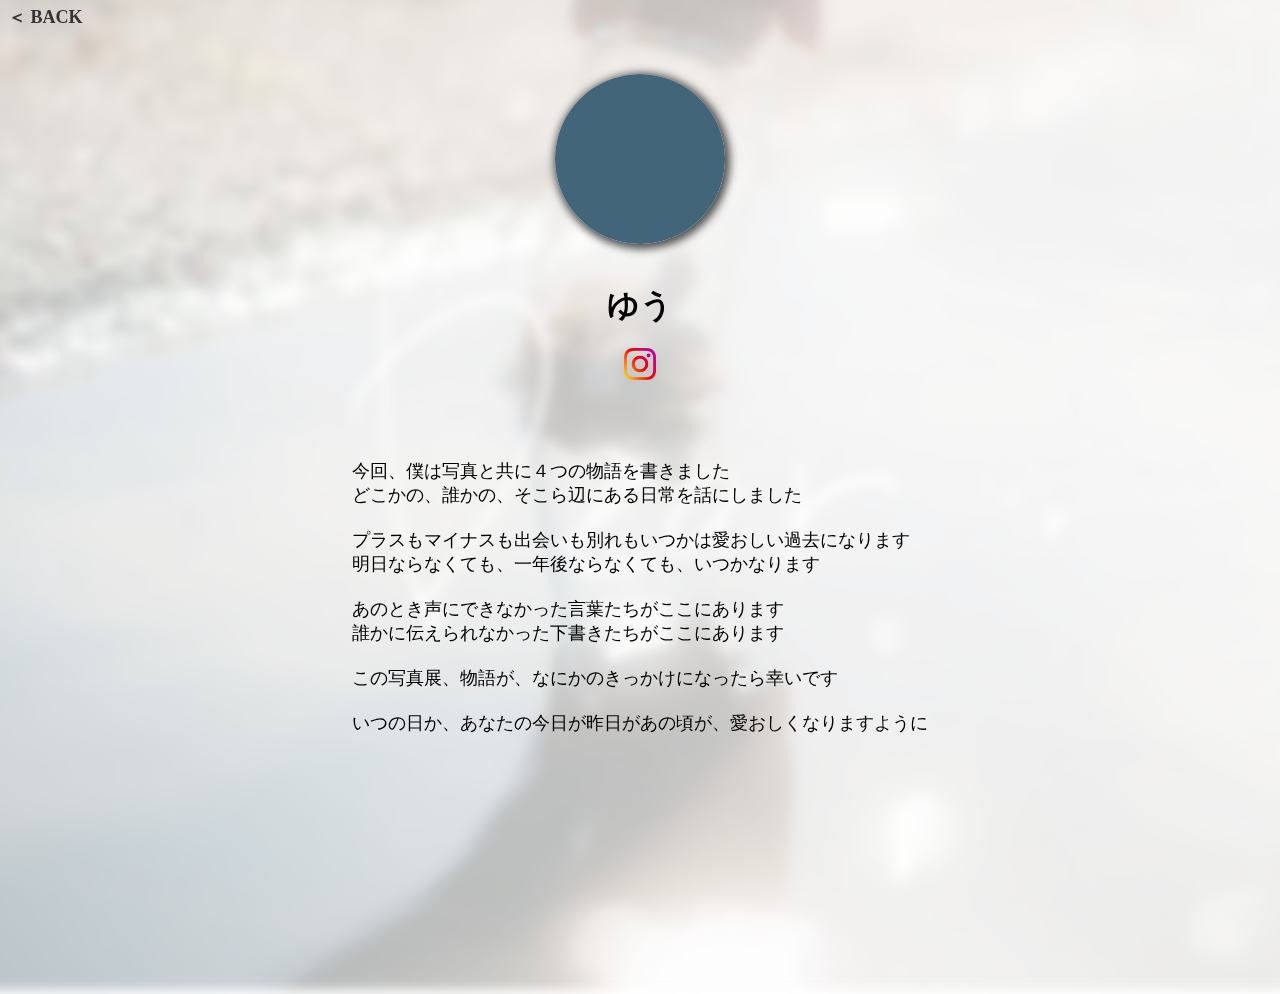
<file: members/yu.html>
<!DOCTYPE html>
<html lang="ja">
  <head>
    <meta charset="UTF-8" />
    <meta http-equiv="X-UA-Compatible" content="IE=edge" />
    <meta name="viewport" content="width=device-width, initial-scale=1.0" />
    <meta
      property="og:url"
      content="https://dear-photo-exhibition.netlify.app"
    />
    <meta property="og:title" content="Dear | ゆう" />
    <meta
      property="og:description"
      content="今年の夏に10人の最高のメンバーでグループ写真展「Dear」を開催いたします。"
    />
    <meta
      property="og:image"
      content="https://dear-photo-exhibition.netlify.app/images/member_icons/yu.jpg"
    />
    <title>Dear | ゆう</title>
    <link rel="stylesheet" href="./style.css" />
  </head>
  <body>
    <header>
      <a class="prev" href="#" onclick="history.back(-1);return false;"
        >＜ BACK</a
      >
    </header>
    <main>
      <img class="bg-image" src="/images/main_visual.jpg" alt="" />
      <section class="personal-data">
        <img class="member-logo" src="/images/member_icons/yu.jpg" alt="" />
        <h1 class="name">ゆう</h1>
        <div class="social-media">
          <a
            href="https://www.instagram.com/eue02/"
            target="_blank"
            rel="noopener noreferrer"
          >
            <img
              class="sns-logo"
              src="/images/Instagram_Glyph_Gradient_RGB.png"
              alt=""
            />
          </a>
        </div>
      </section>
      <section class="detail">
        <p>
          今回、僕は写真と共に４つの物語を書きました<br />
          どこかの、誰かの、そこら辺にある日常を話にしました<br /><br />
          プラスもマイナスも出会いも別れもいつかは愛おしい過去になります<br />
          明日ならなくても、一年後ならなくても、いつかなります<br /><br />
          あのとき声にできなかった言葉たちがここにあります<br />
          誰かに伝えられなかった下書きたちがここにあります<br /><br />
          この写真展、物語が、なにかのきっかけになったら幸いです<br /><br />
          いつの日か、あなたの今日が昨日があの頃が、愛おしくなりますように
        </p>
      </section>
    </main>
  </body>
</html>
</file>
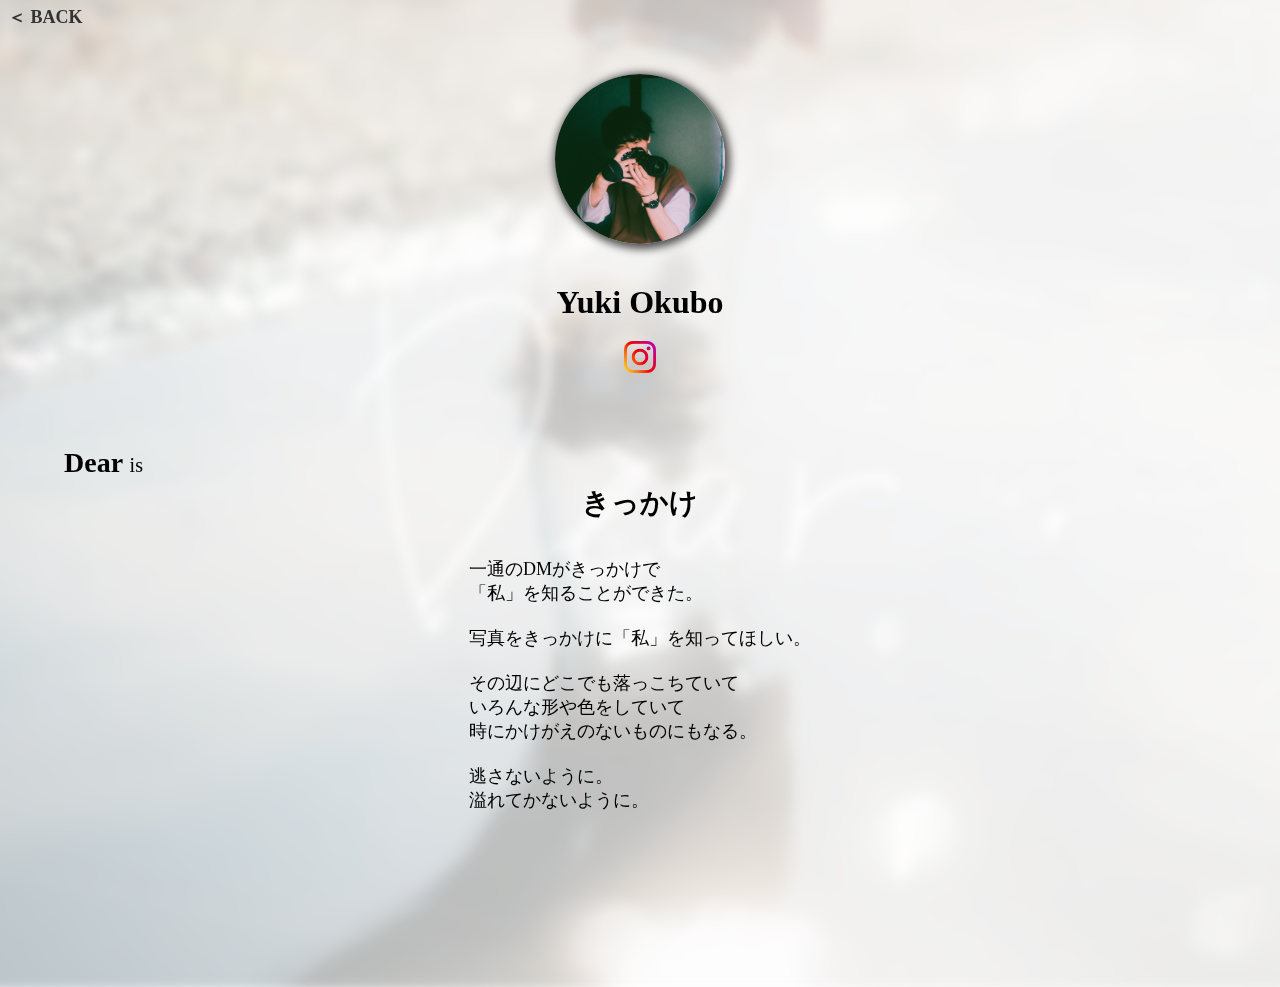
<file: members/yugra.html>
<!DOCTYPE html>
<html lang="ja">
  <head>
    <meta charset="UTF-8" />
    <meta http-equiv="X-UA-Compatible" content="IE=edge" />
    <meta name="viewport" content="width=device-width, initial-scale=1.0" />
    <meta
      property="og:url"
      content="https://dear-photo-exhibition.netlify.app"
    />
    <meta property="og:title" content="Dear | yu" />
    <meta
      property="og:description"
      content="今年の夏に10人の最高のメンバーでグループ写真展「Dear」を開催いたします。"
    />
    <meta
      property="og:image"
      content="https://dear-photo-exhibition.netlify.app/images/member_icons/yugra.jpg"
    />
    <title>Dear | Yuki Okubo</title>
    <link rel="stylesheet" href="./style.css" />
  </head>
  <body>
    <header>
      <a class="prev" href="#" onclick="history.back(-1);return false;"
        >＜ BACK</a
      >
    </header>
    <main>
      <img class="bg-image" src="/images/main_visual.jpg" alt="" />
      <section class="personal-data">
        <img class="member-logo" src="/images/member_icons/yugra.jpg" alt="" />
        <h1 class="name">Yuki Okubo</h1>
        <div class="social-media">
          <a
            href="https://www.instagram.com/yugraphic6/"
            target="_blank"
            rel="noopener noreferrer"
          >
            <img
              class="sns-logo"
              src="/images/Instagram_Glyph_Gradient_RGB.png"
              alt=""
            />
          </a>
        </div>
      </section>
      <section class="detail">
        <h2>
          Dear
          <span class="size-small">is</span><br />
          <span class="center">きっかけ</span>
        </h2>
        <p>
          一通のDMがきっかけで<br />
          「私」を知ることができた。<br />
          <br />
          写真をきっかけに「私」を知ってほしい。<br />
          <br />
          その辺にどこでも落っこちていて<br />
          いろんな形や色をしていて<br />
          時にかけがえのないものにもなる。<br />
          <br />
          逃さないように。<br />
          溢れてかないように。<br />
        </p>
      </section>
    </main>
  </body>
</html>
</file>
<file: style.css>
* {
  padding: 0;
  margin: 0;
  font-family: "游明朝", "Yu Mincho", YuMincho, "Hiragino Mincho Pro", serif !important;
}

h1 {
  display: none;
}

h2 {
  font-size: 28px;
  width: 100%;
  text-align: center;
  margin-bottom: 25px;
}

body {
  background-color: rgb(252, 249, 244);
}

.top,
.members {
  width: 100%;
}

.about,
.access,
.main-visuals,
.dates {
  width: 90%;
  margin: 90px 5%;
}

footer {
  padding: 3px 0;
  text-align: center;
}

/* Top */
.top {
  position: relative;
  overflow: hidden;
}

.main-visual {
  width: 100%;
  height: 100vh;
  object-fit: cover;
}

.top::after {
  content: ""; /* 疑似要素に必須 */
  width: 120%; /* 幅いっぱい */
  height: 12%; /* 高さいっぱい */
  display: block; /* 高さを指定するためにブロック要素にする */
  background-color: rgb(252, 249, 244);
  filter: blur(18px);
  position: absolute;
  bottom: -35px;
  left: -10%;
}

/* About */
.about {
  position: relative;
}

.about::before {
  content: "";
  position: absolute;
  background-image: url("./images/latter.png");
  background-size: contain;
  width: 80px;
  height: 80px;
  opacity: 0.2;
  top: 25%;
  right: 0;
}

.about::after {
  content: "";
  position: absolute;
  background-image: url("./images/heart-sh10.png");
  background-size: contain;
  width: 80px;
  height: 80px;
  opacity: 0.2;
  bottom: 0;
}

.about-sentence {
  font-size: 18px;
  letter-spacing: 1.2;
  line-height: 1.6;
  margin-bottom: 20px;
}

/* Members */
.members {
  margin: 90px 0;
  display: flex;
  flex-wrap: wrap;
  justify-content: space-around;
}

.member {
  width: 35%;
  display: flex;
  flex-direction: column;
  align-items: center;
}

.member-icon {
  width: 30vw;
  height: 30vw;
  max-width: 200px;
  max-height: 200px;
  border-radius: 50%;
  object-fit: cover;
}

.film-wrap {
  width: 100%;
  background-color: #111;
  overflow-x: scroll;
}

.film {
  height: 400px;
  position: relative;
  display: flex;
  align-items: center;
}

.film::before,
.film::after {
  content: "";
  position: absolute;
  width: 2015px;
  height: 16px;
  background-image: url("./images/white-dot.jpg");
  background-repeat: repeat-x;
  background-size: contain;
  left: 0px;
}

.film p {
  color: coral;
}

.photo {
  height: 70%;
  margin-left: 15px;
  margin-bottom: 15px;
}

.photo img {
  width: 185px;
  height: 100%;
  object-fit: cover;
}

.photo a {
  text-decoration: none;
}

.photo p {
  margin: 0px 8px;
  display: inline-block;
  color: coral;
  border-bottom: 1px solid coral;
}

.film::before {
  bottom: 4px;
}

.film::after {
  top: 4px;
}

.arrow-wrap {
  width: 94%;
  display: flex;
  justify-content: space-between;
}

.arrow {
  content: "";
  display: block;
  width: 30px;
  height: 2px;
  background-color: #333;
  margin: 10px 0;
  opacity: 0;
  transition: all 0.5s;
  transform: translateX(-10px);
}

.right-arrow {
  transform: translateX(10px);
}

.arrow::before {
  content: "";
  display: block;
  width: 15px;
  height: 2px;
  background-color: #333;
  margin: 5px 0;
  transform: translate(-2px, 0px) rotate(45deg);
}

.right-arrow::before {
  transform: translate(17px, 0px) rotate(-45deg);
}

.onDisplay {
  opacity: 1;
  transition: all 0.5s;
  transform: translateX(0px);
}

/* MainVisuals */
.main-visuals {
}

summary {
  text-align: center;
  font-size: 24px;
  margin-bottom: 15px;
  cursor: pointer;
}

details summary::after {
  content: "OPEN";
}

details[open] summary::after {
  content: "CLOSE";
}

.details-contents {
  display: flex;
  flex-direction: column;
  align-items: center;
}

details[open] .details-contents {
  animation: fadeIn 0.6s ease;
}

@keyframes fadeIn {
  0% {
    opacity: 0; /* 透明 */
    transform: translateY(-10px); /* 上から表示 */
  }
  100% {
    opacity: 1;
    transform: none;
  }
}

.frame-wrap {
  width: fit-content;
}

.frame {
  border: #333 8px solid;
  box-shadow: 4px 4px 5px 2px rgba(122, 122, 122, 0.91) inset;
  position: relative;
  background-color: #fffdf8;
  display: flex;
  justify-content: center;
  align-items: center;
  width: fit-content;
  padding: 40px;
  position: relative;
}

.main-visual-image-horizontal {
  width: 60vw;
  max-width: 500px;
  border: 6px solid;
  border-color: #cdcdcd #e6e6e6 #f0f0f0 #c0c0c0;
  color: transparent;
}

.main-visual-image-vertical {
  height: 60vw;
  max-height: 500px;
  border: 6px solid;
  border-color: #cdcdcd #e6e6e6 #f0f0f0 #c0c0c0;
  color: transparent;
}

.shadow {
  position: absolute;
  z-index: -1;
  content: "";
  display: block;
  filter: blur(2px);
  top: 0px;
  left: 0px;
  width: 100%;
  height: 100%;
}
.shadow::before {
  position: absolute;
  z-index: -1;
  content: "";
  display: block;
  filter: blur(2px);
  top: 0px;
  right: -20px;
  border-left: 20px solid #868686;
  border-top: 10px solid transparent;
  height: 100%;
}

.shadow::after {
  position: absolute;
  z-index: -1;
  content: "";
  display: block;
  filter: blur(2px);
  bottom: -18px;
  right: -20px;
  border-top: 18px solid #868686;
  border-left: 10px solid transparent;
  width: calc(100% + 14px);
}

.name {
  width: 100%;
  display: inline-block;
  font-size: 16px;
  text-align: end;
  margin: 8px 0 30px;
}

/* Dates */
.dates p {
  width: 200px;
  font-size: 28px;
  margin: 4px auto;
}

.dates span {
  font-size: 14px;
}

.dates small {
  display: block;
  width: 180px;
  margin: 0 auto;
}

/* Access */
.access {
  display: flex;
  flex-direction: column;
  align-items: center;
}
.map {
  width: 100%;
  border: 1px solid rgb(184, 184, 184);
}

.access a,
.access p {
  width: 320px;
  font-size: 18px;
  margin: 4px 0;
}
.access p {
  color: #111;
}

@media screen and (orientation: portrait) {
  .main-visual {
    height: 100vh;
    /* max-height: 100vh; */
  }
}
</file>
<file: members/style.css>
* {
  margin: 0;
  padding: 0;
  font-family: "游明朝", "Yu Mincho", YuMincho, "Hiragino Mincho Pro", serif !important;
}

section {
  display: flex;
  flex-direction: column;
  align-items: center;
}

a {
  text-decoration: none;
}

h2 {
  width: 100%;
  font-size: 28px;
  margin-bottom: 30px;
  display: inline-block;
}

p {
  margin: 5px 0;
  font-size: 18px;
  font-weight: 400;
}

header {
  margin: 5px 0;
}

.prev {
  font-size: 18px;
  padding: 8px;
  color: #333;
  font-weight: bold;
}

.bg-image {
  position: fixed;
  top: 50%;
  left: 50%;
  transform: translate(-50%, -50%);
  width: 120%;
  height: 120%;
  object-fit: cover;
  z-index: -1;
  filter: blur(6px);
  opacity: 0.4;
}

.name {
  font-size: 32px;
}

.member-logo {
  width: 170px;
  height: 170px;
  object-fit: cover;
  border-radius: 50%;
  box-shadow: 2px 2px 8px 3px rgb(78, 78, 78);
  margin: 40px 0;
}

.sns-logo {
  width: auto;
  height: 32px;
  margin: 20px;
}

.detail {
  margin: 50px 5% 40px;
  margin-top: 50px;
  width: 90%;
  min-height: 500px;
}

.coming {
  margin: 30px 0;
  font-size: 20px;
}

.size-small {
  font-weight: 100;
  font-size: 20px;
}

.center {
  display: inline-block;
  width: 100%;
  text-align: center;
  margin-top: 5px;
}

.detail img {
  width: 70%;
  margin: 20px 0;
}
</file>
